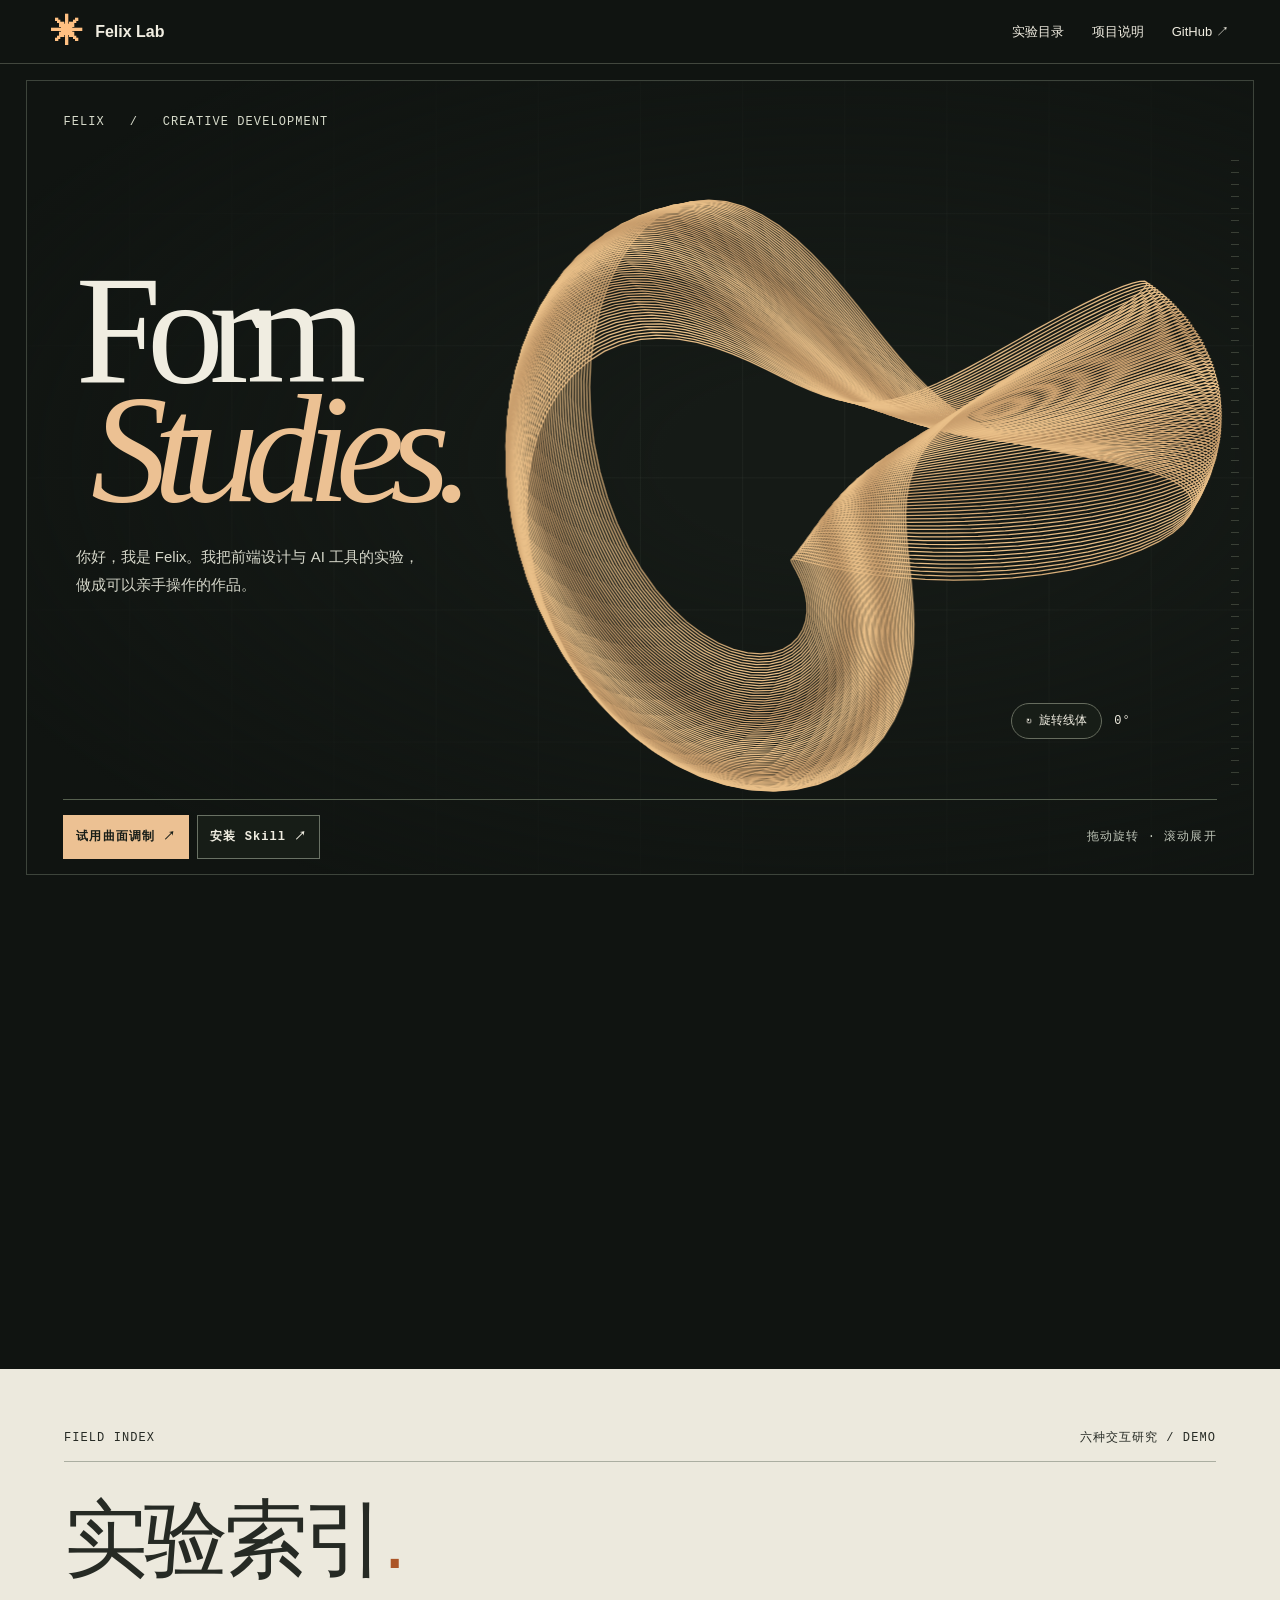
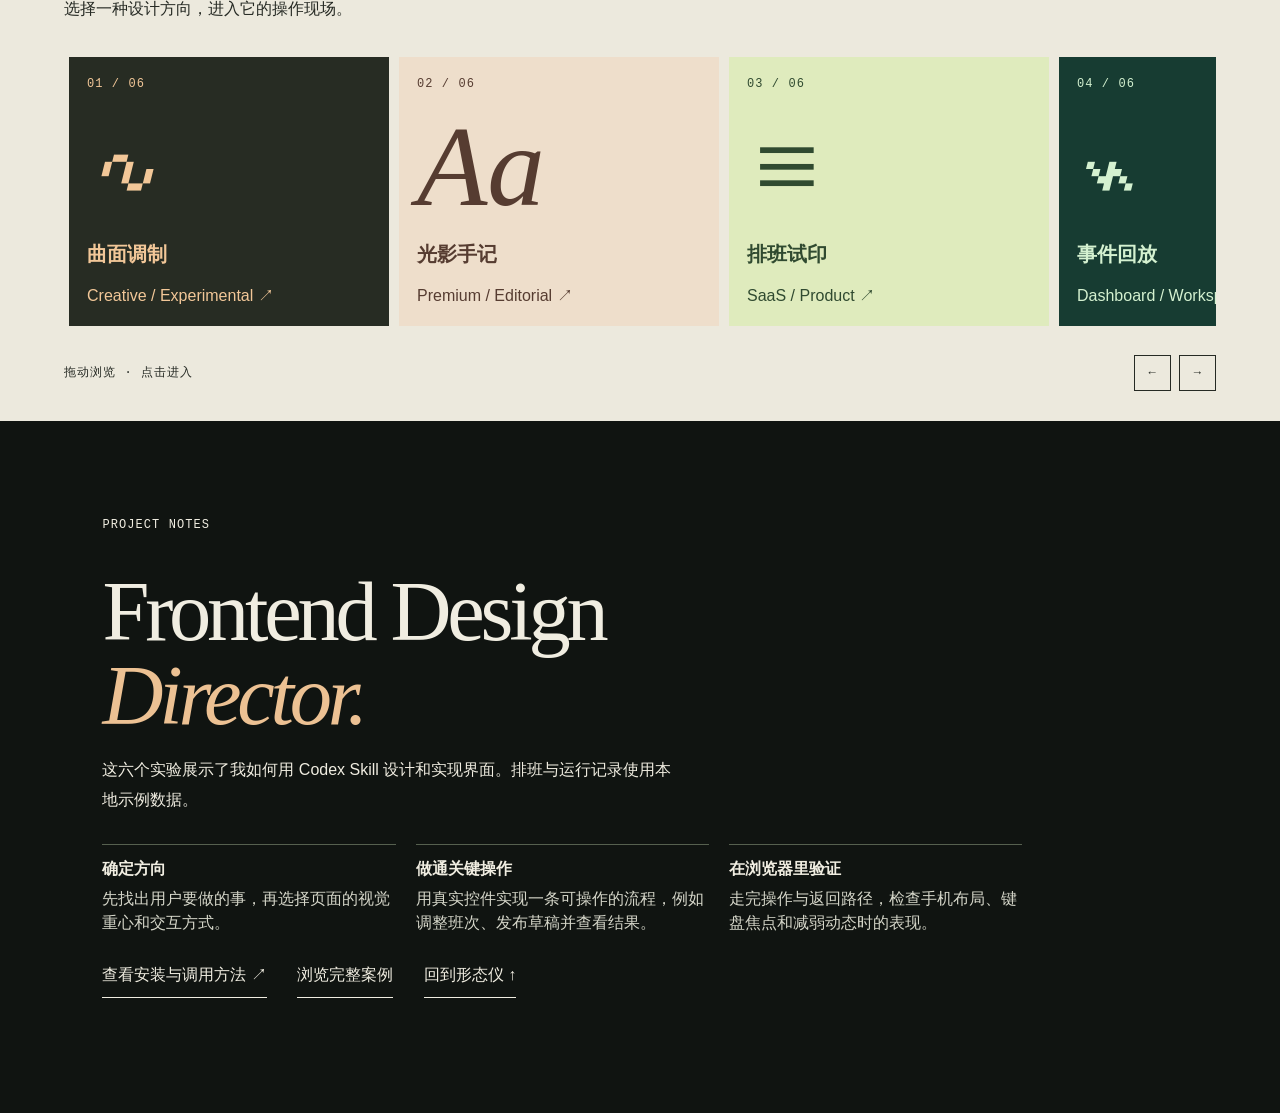
<file: index.html>
<!doctype html>
<html lang="zh-CN"><head><meta charset="utf-8"><meta name="viewport" content="width=device-width,initial-scale=1"><meta name="theme-color" content="#101411"><link rel="icon" href="data:,"><title>Felix — Form Studies</title><link rel="stylesheet" href="style.css"></head>
<body><a class="skip" href="#studies">进入实验目录</a>
<header><a href="#opening" class="brand"><span class="mark" aria-hidden="true">✳</span> Felix Lab</a><nav><a href="#studies">实验目录</a><a href="#notes">项目说明</a><a href="https://github.com/gaoyuan513/frontend-design-director">GitHub ↗</a></nav></header>
<main><section id="opening"><div class="stage"><div class="frame"><div class="ruler"></div><div class="topline">FELIX &nbsp; / &nbsp; CREATIVE DEVELOPMENT</div>
<div class="headline"><h1><span>Form</span><em>Studies.</em></h1><p>你好，我是 Felix。我把前端设计与 AI 工具的实验，<br class="wide">做成可以亲手操作的作品。</p></div>
<canvas id="field" aria-label="可旋转的线束雕塑，拖动改变角度，也可使用下方旋转按钮">参数曲线雕塑</canvas>
<div class="instrument"><button id="spin" aria-label="将雕塑旋转十五度">↻ 旋转线体</button><output id="angle">0°</output></div>
<div class="stage-foot">
  <div class="stage-actions">
    <a class="primary-action" id="try-experiment" href="#demo-creative">试用曲面调制 ↗</a>
    <a href="https://github.com/gaoyuan513/frontend-design-director#quick-start">安装 Skill ↗</a>
  </div>
  <span>拖动旋转 · 滚动展开</span>
</div></div></div></section>
<section id="studies"><div class="labtop"><span>FIELD INDEX</span><span>六种交互研究 / DEMO</span></div><h2 id="studies-title" tabindex="-1">实验索引<span>.</span></h2><p>选择一种设计方向，进入它的操作现场。</p><div class="rack" aria-label="交互实验"><div id="track"></div></div><div class="rail"><span>拖动浏览 · 点击进入</span><div><button id="back" aria-label="前一组实验">←</button><button id="forward" aria-label="后一组实验">→</button></div></div></section>
<section id="notes">
  <small>PROJECT NOTES</small>
  <h2>Frontend Design<br><i>Director.</i></h2>
  <p>这六个实验展示了我如何用 Codex Skill 设计和实现界面。排班与运行记录使用本地示例数据。</p>
  <dl class="project-path">
    <div><dt>确定方向</dt><dd>先找出用户要做的事，再选择页面的视觉重心和交互方式。</dd></div>
    <div><dt>做通关键操作</dt><dd>用真实控件实现一条可操作的流程，例如调整班次、发布草稿并查看结果。</dd></div>
    <div><dt>在浏览器里验证</dt><dd>走完操作与返回路径，检查手机布局、键盘焦点和减弱动态时的表现。</dd></div>
  </dl>
  <a href="https://github.com/gaoyuan513/frontend-design-director#quick-start">查看安装与调用方法 ↗</a>
  <a href="cases/">浏览完整案例</a>
  <a href="#opening">回到形态仪 ↑</a>
</section></main>
<dialog id="detail" aria-labelledby="experiment-title"><div class="dhead"><span id="mode"></span><button id="close" autofocus>关闭 ×</button></div><div id="content"></div></dialog><script defer src="field.js"></script><script defer src="site.js"></script></body></html>
</file>
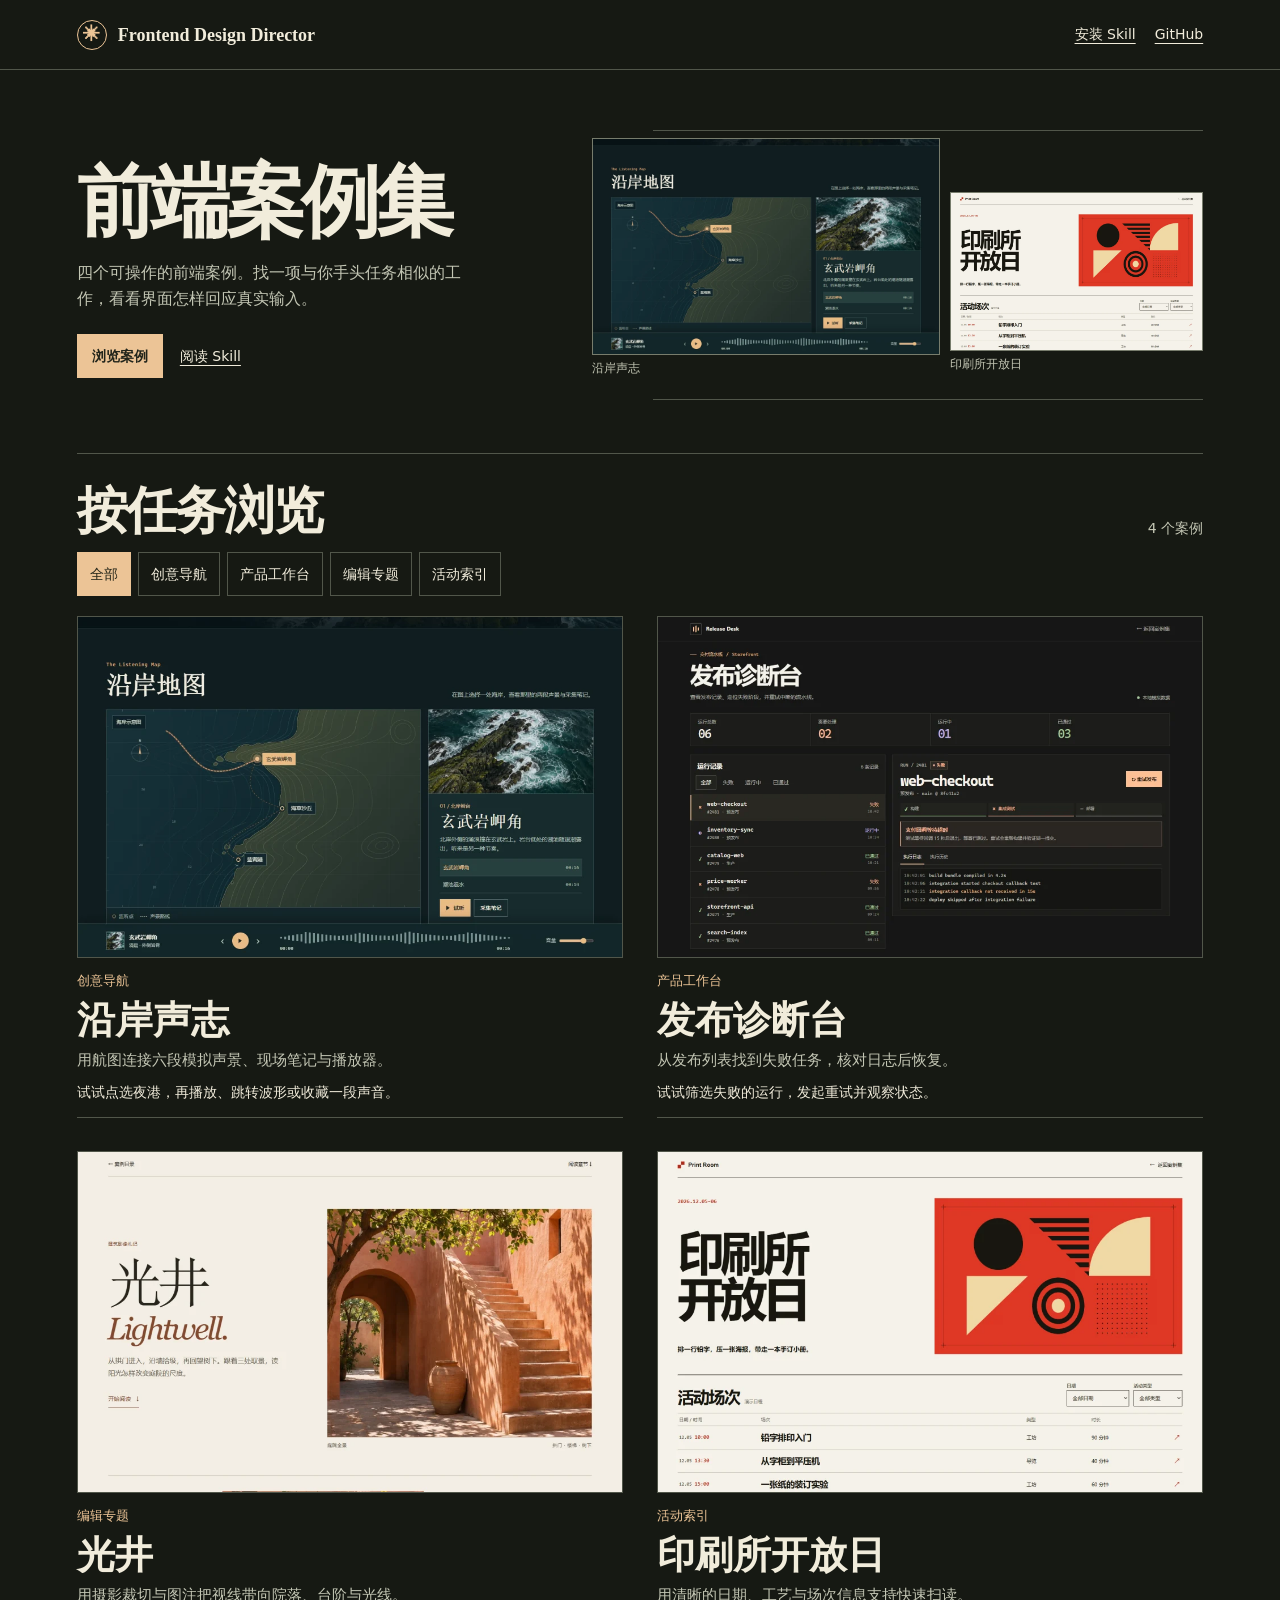
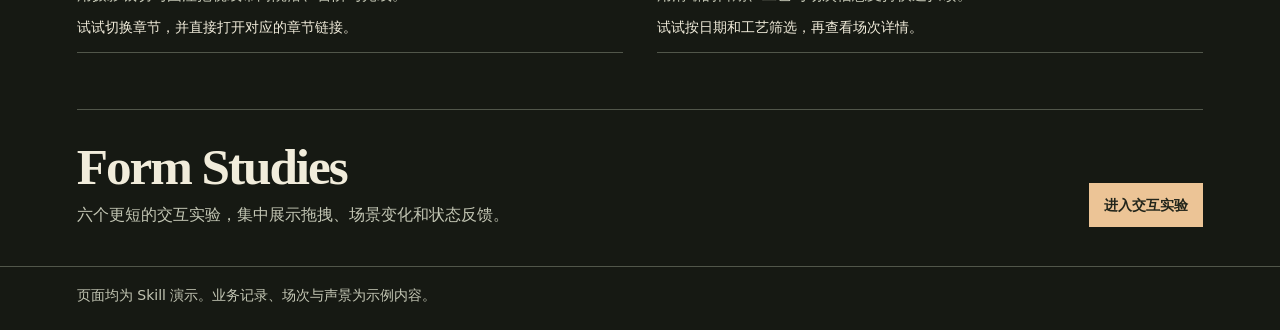
<file: cases/index.html>
<!doctype html>
<html lang="zh-CN">
<head>
  <meta charset="utf-8">
  <meta name="viewport" content="width=device-width, initial-scale=1">
  <meta name="theme-color" content="#161913">
  <meta name="description" content="Frontend Design Director 的可操作网页案例。从工作台到活动索引、建筑专题和声音地图。">
  <title>案例集 · Frontend Design Director</title>
  <link rel="icon" href="data:,">
  <style>
    :root{color-scheme:dark;--page:#161913;--paper:#f1ecdb;--soft:#c3c6b4;--rule:#51564a;--accent:#ecc496;--serif:Georgia,'Songti SC',SimSun,serif;--mono:Consolas,monospace;--sans:'Microsoft YaHei','PingFang SC',system-ui,sans-serif;--edge:clamp(17px,6vw,86px)}
    *,*::before,*::after{box-sizing:border-box}
    html{scroll-behavior:smooth;scroll-padding-top:22px}
    body{margin:0;background:var(--page);color:var(--paper);font:16px/1.58 var(--sans)}
    p,h1,h2,h3,figure{margin:0}
    a{color:inherit}
    button{font:inherit;color:inherit;cursor:pointer}
    [hidden]{display:none!important}
    :focus-visible{outline:2px solid var(--accent);outline-offset:5px}
    .frame{width:min(calc(100% - 2 * var(--edge)),1280px);margin-inline:auto}
    .skip{position:absolute;left:12px;top:-80px;padding:9px 12px;background:var(--accent);color:var(--page);z-index:3}
    .skip:focus{top:9px}
    .masthead{border-bottom:1px solid var(--rule)}
    .head-inner{min-height:69px;display:flex;align-items:center;justify-content:space-between;gap:14px}
    .brand{display:inline-flex;align-items:center;gap:11px;text-decoration:none;font:600 18px/1 var(--serif)}
    .seal{display:grid;place-items:center;width:30px;height:30px;border:1px solid var(--accent);border-radius:50%;color:var(--accent);font-size:17px;flex:none}
    .head-inner nav{display:flex;gap:19px}
    .head-inner nav a,.secondary{min-height:44px;display:inline-flex;align-items:center;text-underline-offset:4px;white-space:nowrap;font-size:14px}
    .intro{display:grid;grid-template-columns:minmax(0,.85fr) minmax(0,1.15fr);align-items:center;gap:clamp(20px,5vw,75px);padding-block:60px 53px}
    .intro h1{font:700 clamp(42px,6.15vw,94px)/1.06 var(--serif);letter-spacing:-.055em;margin-block:9px 16px}
    .intro p{color:var(--soft);max-width:390px}
    .actions{margin-top:23px;display:flex;align-items:center;gap:17px;flex-wrap:wrap}
    .primary{min-height:44px;display:inline-flex;align-items:center;justify-content:center;padding:8px 15px;background:var(--accent);color:#22251b;font-weight:700;text-decoration:none;font-size:14px}
    .primary:hover{background:#f1d3ae}
    .diptych{display:grid;grid-template-columns:1fr .73fr;align-items:center;gap:10px;position:relative;padding:21px 0 9px}
    .diptych::before{content:'';position:absolute;inset:0 0 0 10%;border-top:1px solid var(--rule);border-bottom:1px solid var(--rule);pointer-events:none}
    .diptych img{width:100%;height:auto;display:block;aspect-ratio:8/5;object-fit:cover;border:1px solid #777c6c}
    .diptych .primary-preview{transform:translateY(-13px)}
    .diptych .secondary-preview{transform:translateY(12px)}
    .diptych figcaption{color:var(--soft);font:12px/1.3 var(--mono);margin-top:7px}
    .catalog{border-top:1px solid var(--rule);padding-top:28px;padding-bottom:56px}
    .catalog-head{display:flex;justify-content:space-between;align-items:end;gap:12px;margin-bottom:13px}
    .catalog-head h2,.studies h2{font:700 clamp(29px,4vw,52px)/1.12 var(--serif);letter-spacing:-.04em}
    .catalog-head p{font-size:14px;color:var(--soft)}
    .filters{display:flex;flex-wrap:wrap;gap:7px;margin-bottom:20px}
    .filters button{min-height:44px;min-width:44px;padding:5px 12px;background:transparent;border:1px solid var(--rule);font-size:14px}
    .filters button[aria-pressed='true']{background:var(--accent);border-color:var(--accent);color:#252619}
    .filters button:hover:not([aria-pressed='true']){border-color:var(--accent);color:var(--accent)}
    .cases-grid{display:grid;grid-template-columns:repeat(2,minmax(0,1fr));gap:clamp(16px,2.6vw,35px);align-items:start}
    .case{min-width:0;border-bottom:1px solid var(--rule);padding-bottom:14px}
    .case-preview{display:block;border:1px solid var(--rule);overflow:hidden;background:#29302b}
    .case-preview:hover{border-color:var(--accent)}
    .case-preview img{display:block;width:100%;height:auto;aspect-ratio:8/5;object-fit:cover;transition:transform .25s ease-out}
    .case-preview:hover img{transform:scale(1.018)}
    .case-label{color:var(--accent);font-size:13px;margin:13px 0 5px}
    .case h3{font:700 clamp(24px,3vw,41px)/1.2 var(--serif)}
    .case h3 a{text-decoration:none}
    .case h3 a:hover{text-decoration:underline;text-underline-offset:5px}
    .case .description{color:var(--soft);margin-top:6px;font-size:15px}
    .case .instructions{font-size:14px;margin-top:8px}
    .studies{border-top:1px solid var(--rule);padding-block:28px 39px;display:flex;align-items:end;justify-content:space-between;gap:14px}
    .studies p{color:var(--soft);margin-top:7px}
    footer{border-top:1px solid var(--rule);padding-block:17px 24px;color:var(--soft);font-size:14px}
    @media(max-width:720px){.intro{grid-template-columns:minmax(0,1fr);padding-block:36px 30px}.diptych{width:min(100%,560px);padding-top:16px}.catalog{padding-top:23px}.head-inner nav{gap:10px}}
    @media(max-width:465px){.brand{font-size:15px;gap:6px}.seal{width:25px;height:25px}.head-inner{min-height:57px;gap:8px}.head-inner nav a{font-size:13px}.cases-grid{grid-template-columns:minmax(0,1fr);gap:24px}.studies{align-items:start;flex-direction:column}.diptych figcaption{font-size:11px}}
    @media(max-width:355px){.head-inner{flex-wrap:wrap;gap:0 10px;padding-top:8px}.head-inner nav{margin-inline-start:auto}}
    @media(prefers-reduced-motion:reduce){html{scroll-behavior:auto}.case-preview img{transition:none}}
  </style>
</head>
<body>
  <a class="skip" href="#catalog">跳到案例</a>
  <header class="masthead"><div class="frame head-inner">
    <a class="brand" href="./"><span class="seal" aria-hidden="true">✳</span><span>Frontend Design Director</span></a>
    <nav aria-label="外部资料"><a href="https://github.com/gaoyuan513/frontend-design-director#quick-start">安装 Skill</a><a href="https://github.com/gaoyuan513/frontend-design-director">GitHub</a></nav>
  </div></header>
  <main class="frame">
    <section class="intro" aria-labelledby="intro-title">
      <div>
        <h1 id="intro-title">前端案例集</h1>
        <p>四个可操作的前端案例。找一项与你手头任务相似的工作，看看界面怎样回应真实输入。</p>
        <div class="actions"><a class="primary" href="#catalog">浏览案例</a><a class="secondary" href="https://github.com/gaoyuan513/frontend-design-director/blob/main/SKILL.md">阅读 Skill</a></div>
      </div>
      <div class="diptych" role="group" aria-label="创意导航与活动索引的浏览器实拍">
        <figure class="primary-preview"><img src="previews/coast-atlas.webp" alt="海岸航图和播放器" width="960" height="600"><figcaption>沿岸声志</figcaption></figure>
        <figure class="secondary-preview"><img src="previews/print-room.webp" alt="朱红色印刷海报与活动索引" width="960" height="600"><figcaption>印刷所开放日</figcaption></figure>
      </div>
    </section>
    <section id="catalog" class="catalog" aria-labelledby="catalog-title">
      <div class="catalog-head"><h2 id="catalog-title">按任务浏览</h2><p id="visible-count" role="status">4 个案例</p></div>
      <div class="filters" role="group" aria-label="筛选案例">
        <button type="button" data-filter="all" aria-pressed="true">全部</button>
        <button type="button" data-filter="creative" aria-pressed="false">创意导航</button>
        <button type="button" data-filter="workspace" aria-pressed="false">产品工作台</button>
        <button type="button" data-filter="editorial" aria-pressed="false">编辑专题</button>
        <button type="button" data-filter="index" aria-pressed="false">活动索引</button>
      </div>
      <div class="cases-grid">
        <article class="case" data-category="creative">
          <a class="case-preview" href="coast-atlas/"><img src="previews/coast-atlas.webp" alt="打开沿岸声志案例" width="960" height="600" loading="lazy"></a>
          <p class="case-label">创意导航</p><h3><a href="coast-atlas/">沿岸声志</a></h3>
          <p class="description">用航图连接六段模拟声景、现场笔记与播放器。</p>
          <p class="instructions">试试点选夜港，再播放、跳转波形或收藏一段声音。</p>
        </article>
        <article class="case" data-category="workspace">
          <a class="case-preview" href="release-desk/"><img src="previews/release-desk.webp" alt="打开发布诊断台案例" width="960" height="600" loading="lazy"></a>
          <p class="case-label">产品工作台</p><h3><a href="release-desk/">发布诊断台</a></h3>
          <p class="description">从发布列表找到失败任务，核对日志后恢复。</p>
          <p class="instructions">试试筛选失败的运行，发起重试并观察状态。</p>
        </article>
        <article class="case" data-category="editorial">
          <a class="case-preview" href="lightwell/"><img src="previews/lightwell.webp" alt="打开光井建筑专题" width="960" height="600" loading="lazy"></a>
          <p class="case-label">编辑专题</p><h3><a href="lightwell/">光井</a></h3>
          <p class="description">用摄影裁切与图注把视线带向院落、台阶与光线。</p>
          <p class="instructions">试试切换章节，并直接打开对应的章节链接。</p>
        </article>
        <article class="case" data-category="index">
          <a class="case-preview" href="print-room/"><img src="previews/print-room.webp" alt="打开印刷所开放日案例" width="960" height="600" loading="lazy"></a>
          <p class="case-label">活动索引</p><h3><a href="print-room/">印刷所开放日</a></h3>
          <p class="description">用清晰的日期、工艺与场次信息支持快速扫读。</p>
          <p class="instructions">试试按日期和工艺筛选，再查看场次详情。</p>
        </article>
      </div>
    </section>
    <section class="studies" aria-labelledby="studies-title">
      <div><h2 id="studies-title">Form Studies</h2><p>六个更短的交互实验，集中展示拖拽、场景变化和状态反馈。</p></div>
      <a class="primary" href="../">进入交互实验</a>
    </section>
  </main>
  <footer><div class="frame">页面均为 Skill 演示。业务记录、场次与声景为示例内容。</div></footer>
  <script>
    const filterButtons = [...document.querySelectorAll('[data-filter]')];
    const cases = [...document.querySelectorAll('[data-category]')];
    const count = document.getElementById('visible-count');
    for (const button of filterButtons) {
      button.addEventListener('click', () => {
        const category = button.dataset.filter;
        filterButtons.forEach((item) => item.setAttribute('aria-pressed', String(item === button)));
        cases.forEach((item) => { item.hidden = category !== 'all' && item.dataset.category !== category; });
        count.textContent = cases.filter((item) => !item.hidden).length + ' 个案例';
      });
    }
  </script>
</body>
</html>
</file>
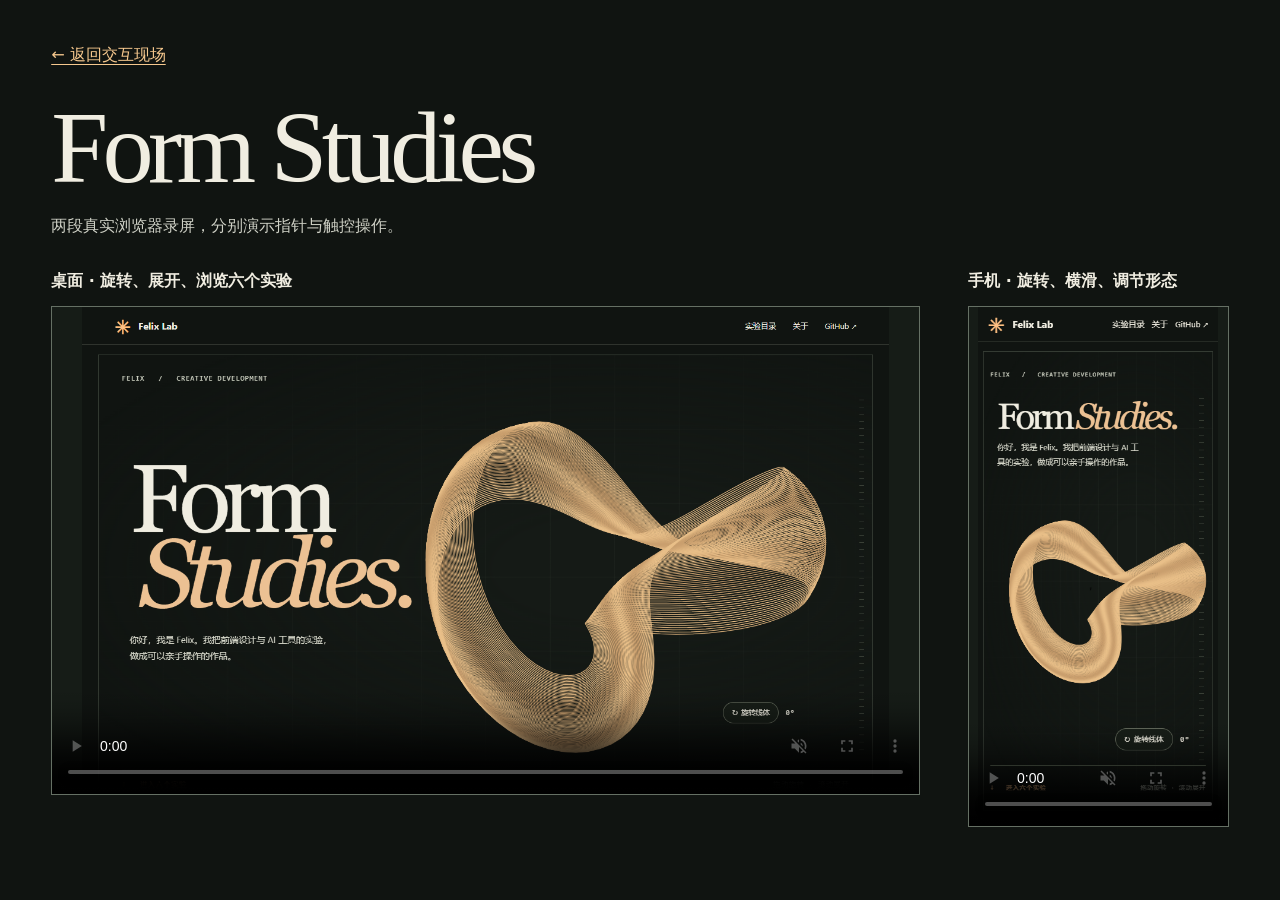
<file: reel/index.html>
<!doctype html>
<html lang="zh-CN">
<head>
  <meta charset="utf-8">
  <meta name="viewport" content="width=device-width,initial-scale=1">
  <meta name="theme-color" content="#101411">
  <link rel="icon" href="data:,">
  <title>Form Studies · 交互录屏</title>
  <style>
    * { box-sizing: border-box }
    body { margin: 0; background: #101411; color: #f0ede1; font: 1rem/1.65 system-ui, sans-serif }
    main { width: min(1180px, 92%); margin: 0 auto; padding: 42px 0 68px }
    a { color: #f6c88e; text-underline-offset: .25em }
    a:focus-visible, video:focus-visible { outline: 3px solid #ffae56; outline-offset: 3px }
    h1 { font: 400 clamp(3rem, 8vw, 7rem)/.98 Georgia, serif; letter-spacing: -.055em; margin: 30px 0 14px }
    p { max-width: 37em; margin-top: .5em; color: #cfd1c6 }
    .reels { display: grid; grid-template-columns: minmax(0, 1fr) minmax(210px, .3fr); gap: clamp(18px, 4vw, 48px) }
    h2 { font-size: 1rem; font-weight: 650; margin-bottom: .7em }
    video { width: 100%; display: block; height: auto; background: #161c17; border: 1px solid #657064 }
    .desktop { aspect-ratio: 16 / 9 }
    .mobile { aspect-ratio: 1 / 2; max-width: 320px }
    @media (max-width: 680px) { .reels { grid-template-columns: 1fr } }
  </style>
</head>
<body>
  <main>
    <a href="../">← 返回交互现场</a>
    <h1>Form Studies</h1>
    <p>两段真实浏览器录屏，分别演示指针与触控操作。</p>
    <div class="reels">
      <section>
        <h2>桌面 · 旋转、展开、浏览六个实验</h2>
        <video class="desktop" controls muted playsinline preload="metadata" poster="opening.png" aria-label="桌面交互录屏">
          <source src="form-studies-desktop.mp4" type="video/mp4">
          <a href="form-studies-desktop.mp4">打开桌面录屏</a>
        </video>
      </section>
      <section>
        <h2>手机 · 旋转、横滑、调节形态</h2>
        <video class="mobile" controls muted playsinline preload="metadata" poster="mobile.png" aria-label="手机视口交互录屏">
          <source src="form-studies-mobile.mp4" type="video/mp4">
          <a href="form-studies-mobile.mp4">打开手机录屏</a>
        </video>
      </section>
    </div>
  </main>
</body>
</html>
</file>
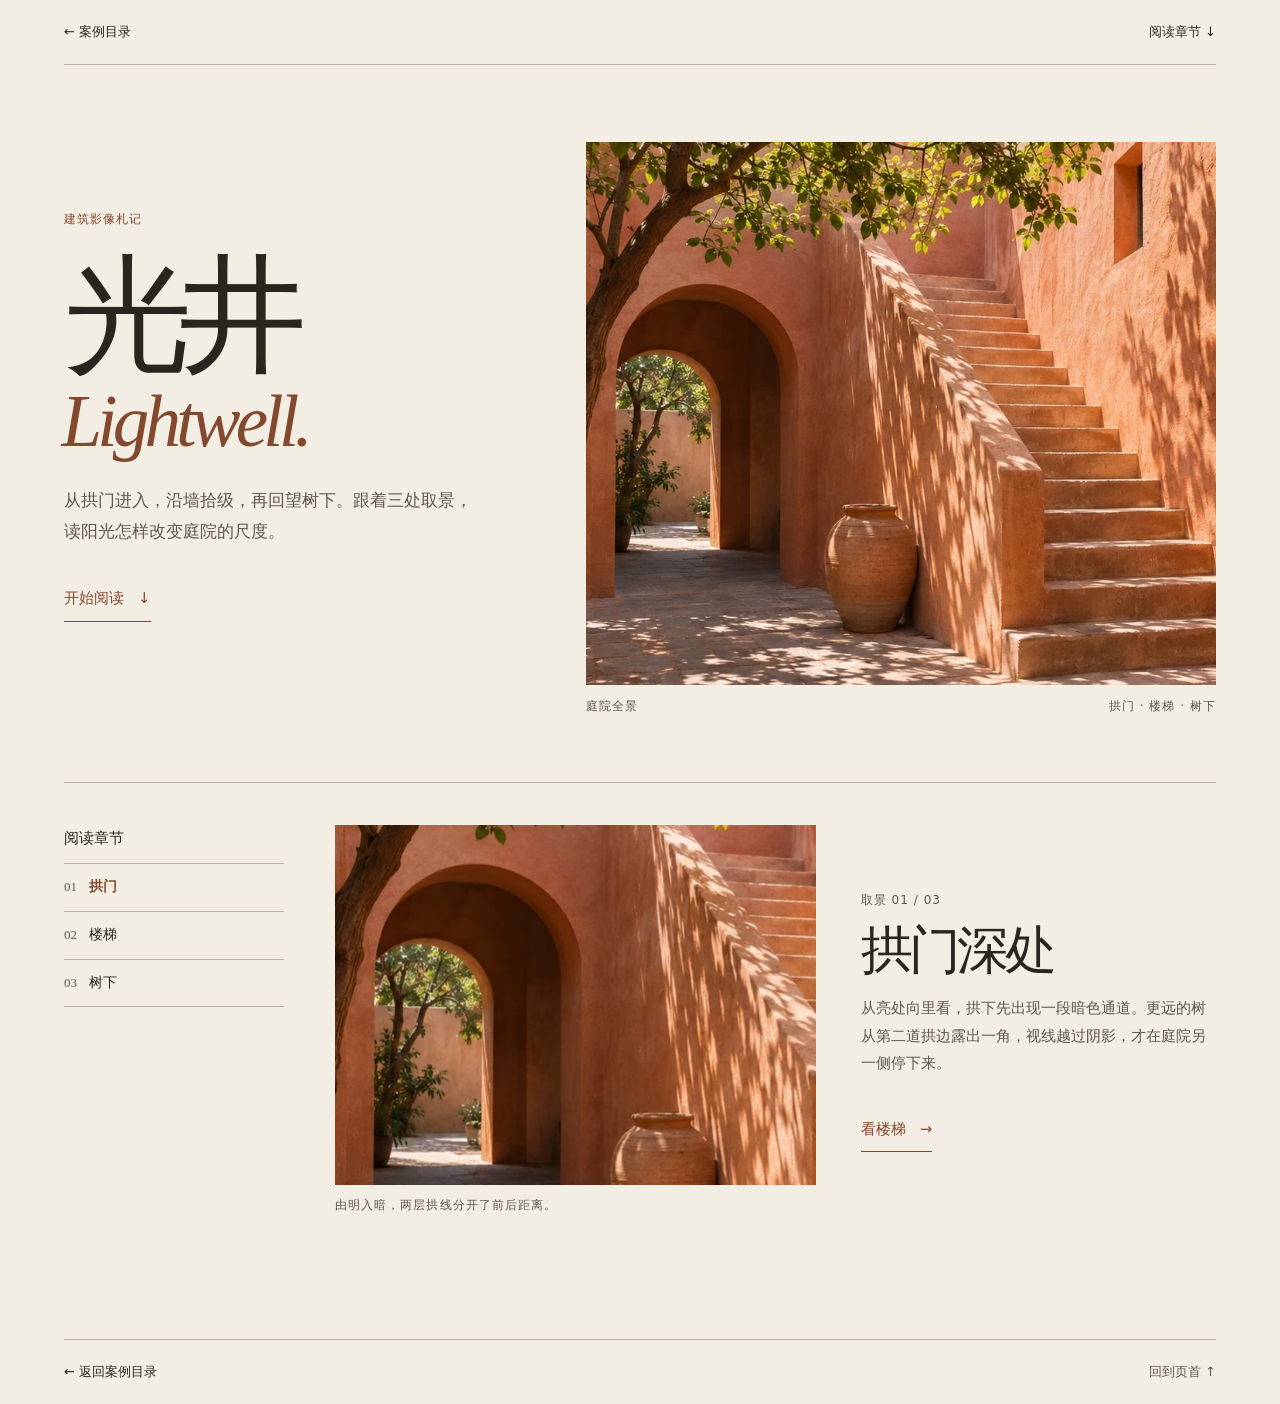
<file: cases/lightwell/index.html>
<!doctype html>
<html lang="zh-CN">
<head>
  <meta charset="utf-8">
  <meta name="viewport" content="width=device-width, initial-scale=1">
  <meta name="description" content="沿拱门、楼梯和树下三处取景，阅读一座庭院。">
  <meta name="theme-color" content="#f3eee4">
  <link rel="icon" href="data:,">
  <title>光井 / Lightwell</title>
  <style>
    :root {
      color-scheme: light;
      --paper: #f3eee4;
      --ink: #28261f;
      --muted: #5e584c;
      --accent: #83492f;
      --rule: #bdb1a3;
      --display: Georgia, "Songti SC", "Noto Serif CJK SC", SimSun, "Microsoft YaHei", serif;
      --sans: "Inter", "Microsoft YaHei", system-ui, sans-serif;
      --gutter: clamp(20px, 5vw, 78px);
    }

    *, *::before, *::after { box-sizing: border-box; }
    html { scroll-behavior: smooth; }
    body {
      margin: 0;
      background: var(--paper);
      color: var(--ink);
      font: 15px/1.85 var(--sans);
    }
    h1, h2, h3, p, figure { margin: 0; }
    a { color: inherit; }
    a:focus-visible, .chapter h3:focus-visible { outline: 2px solid var(--accent); outline-offset: 5px; }
    [hidden] { display: none !important; }

    .shell { width: min(calc(100% - 2 * var(--gutter)), 1280px); margin-inline: auto; }
    .masthead, .footer {
      display: flex;
      align-items: center;
      justify-content: space-between;
      gap: 20px;
      border-bottom: 1px solid var(--rule);
    }
    .masthead a, .footer a {
      display: inline-flex;
      align-items: center;
      min-height: 64px;
      font-size: 13px;
      text-decoration: none;
    }
    .masthead a:hover, .footer a:hover { color: var(--accent); text-decoration: underline; }

    .cover {
      display: grid;
      grid-template-columns: minmax(0, .83fr) minmax(0, 1.17fr);
      align-items: center;
      gap: clamp(34px, 5.8vw, 96px);
      padding-block: clamp(50px, 6vw, 96px) clamp(36px, 5vw, 68px);
    }
    .cover-copy { padding-bottom: 30px; }
    .eyebrow, .chapter-count, .cover figcaption, .chapter figcaption {
      color: var(--muted);
      font-size: 12px;
      letter-spacing: .085em;
    }
    .eyebrow { color: var(--accent); }
    .cover h1 {
      margin: 26px 0 30px;
      font: 400 clamp(76px, 10vw, 148px)/.94 var(--display);
      letter-spacing: -.1em;
    }
    .cover h1 em {
      display: block;
      margin-top: .16em;
      margin-left: -.035em;
      color: var(--accent);
      font-size: .57em;
      font-weight: 400;
      letter-spacing: -.065em;
    }
    .standfirst {
      max-width: 25em;
      color: var(--muted);
      font-size: clamp(15px, 1.3vw, 18px);
    }
    .read-start, .continue {
      display: inline-flex;
      align-items: center;
      gap: 14px;
      min-height: 44px;
      margin-top: 30px;
      border-bottom: 1px solid currentColor;
      color: var(--accent);
      text-decoration: none;
    }
    .read-start:hover, .continue:hover { color: var(--ink); }
    .image-frame { overflow: hidden; background: #977059; }
    .cover .image-frame { aspect-ratio: 1.16; }
    .image-frame img {
      display: block;
      width: 100%;
      height: 100%;
      object-fit: cover;
    }
    .cover img { transform: scale(1.045); transform-origin: 100% 100%; }
    .cover figcaption {
      display: flex;
      flex-wrap: wrap;
      justify-content: space-between;
      gap: 7px 14px;
      padding-top: 10px;
    }

    .reading {
      display: grid;
      grid-template-columns: minmax(156px, .25fr) minmax(0, 1fr);
      gap: clamp(25px, 4vw, 68px);
      padding-block: 42px clamp(50px, 6vw, 88px);
      border-top: 1px solid var(--rule);
      scroll-margin-top: 20px;
    }
    .chapter-selector { align-self: start; position: sticky; top: 24px; }
    .chapter-selector h2 { margin-bottom: .65rem; font-size: 15px; font-weight: 500; }
    .chapter-selector a {
      display: flex;
      align-items: center;
      gap: 12px;
      min-height: 48px;
      padding: 6px 0;
      border-top: 1px solid var(--rule);
      font-size: 14px;
      text-decoration: none;
    }
    .chapter-selector a:last-child { border-bottom: 1px solid var(--rule); }
    .chapter-selector a[aria-current], .chapter-selector a:hover { color: var(--accent); }
    .chapter-selector a[aria-current] { font-weight: 650; }
    .chapter-index { color: var(--muted); font: 13px Georgia, serif; }
    .chapter {
      display: grid;
      grid-template-columns: minmax(0, 1.15fr) minmax(0, .85fr);
      grid-template-areas: "figure body";
      align-items: center;
      gap: clamp(25px, 3.5vw, 55px);
      margin-bottom: 46px;
      scroll-margin-top: 24px;
    }
    .chapter:last-child { margin-bottom: 0; }
    .chapter-body { grid-area: body; }
    .chapter figure { grid-area: figure; }
    .chapter .image-frame { aspect-ratio: 4 / 3; }
    .chapter img { transform: scale(var(--zoom)); transform-origin: var(--origin); }
    #threshold { --zoom: 1.58; --origin: 12% 54%; }
    #stair { --zoom: 1.48; --origin: 100% 37%; }
    #shade { --zoom: 1.62; --origin: 45% 100%; }
    .chapter h3 {
      margin: 12px 0 17px;
      font: 400 clamp(34px, 4.1vw, 65px)/1.05 var(--display);
      letter-spacing: -.075em;
    }
    .chapter-body > p:not(.chapter-count) { color: var(--muted); }
    .chapter figcaption { padding-top: 9px; }
    .footer { border-top: 1px solid var(--rule); border-bottom: 0; }
    .footer a:last-child { color: var(--muted); }
    .sr-only {
      position: absolute;
      width: 1px;
      height: 1px;
      padding: 0;
      margin: -1px;
      overflow: hidden;
      clip-path: inset(50%);
      white-space: nowrap;
      border: 0;
    }

    @media (max-width: 760px) {
      .cover { grid-template-columns: minmax(0, 1fr); gap: 30px; padding-top: 46px; }
      .cover-copy { padding-bottom: 0; }
      .cover h1 { font-size: clamp(67px, 16vw, 110px); margin: 19px 0 21px; }
      .read-start, .continue { margin-top: 17px; }
      .reading { grid-template-columns: minmax(0, 1fr); gap: 31px; padding-top: 30px; }
      .chapter-selector { position: static; }
      .chapter-selector nav { display: grid; grid-template-columns: repeat(3, minmax(0, 1fr)); gap: 10px; }
      .chapter-selector a, .chapter-selector a:last-child { border-bottom: 1px solid var(--rule); }
      .chapter-selector a { gap: 5px; font-size: 13px; }
      .chapter { grid-template-columns: minmax(0, 1fr); grid-template-areas: "body" "figure"; gap: 19px; }
      .chapter h3 { margin: 7px 0 12px; }
    }

    @media (prefers-reduced-motion: reduce) {
      html { scroll-behavior: auto; }
    }
  </style>
</head>
<body id="top">
  <header class="shell masthead">
    <a href="../">← 案例目录</a>
    <a href="#chapters">阅读章节 ↓</a>
  </header>
  <main class="shell">
    <section class="cover" aria-labelledby="title">
      <div class="cover-copy">
        <p class="eyebrow">建筑影像札记</p>
        <h1 id="title">光井<em lang="en">Lightwell.</em></h1>
        <p class="standfirst">从拱门进入，沿墙拾级，再回望树下。跟着三处取景，读阳光怎样改变庭院的尺度。</p>
        <a class="read-start" href="#chapters">开始阅读 <span aria-hidden="true">↓</span></a>
      </div>
      <figure>
        <div class="image-frame">
          <img src="../../courtyard.webp" alt="暖色庭院一侧是拱门，另一侧是楼梯，树影落在墙面和砖地上" fetchpriority="high" width="868" height="735">
        </div>
        <figcaption><span>庭院全景</span><span>拱门 · 楼梯 · 树下</span></figcaption>
      </figure>
    </section>

    <section class="reading" id="chapters" aria-labelledby="chapter-index">
      <aside class="chapter-selector">
        <h2 id="chapter-index">阅读章节</h2>
        <nav aria-label="阅读章节">
          <a href="#threshold" data-chapter="threshold" aria-current="location"><span class="chapter-index">01</span> 拱门</a>
          <a href="#stair" data-chapter="stair"><span class="chapter-index">02</span> 楼梯</a>
          <a href="#shade" data-chapter="shade"><span class="chapter-index">03</span> 树下</a>
        </nav>
      </aside>
      <div class="chapter-content">
        <article class="chapter" id="threshold" aria-labelledby="threshold-title">
          <div class="chapter-body">
            <p class="chapter-count">取景 01 / 03</p>
            <h3 id="threshold-title" tabindex="-1">拱门深处</h3>
            <p>从亮处向里看，拱下先出现一段暗色通道。更远的树从第二道拱边露出一角，视线越过阴影，才在庭院另一侧停下来。</p>
            <a class="continue" href="#stair" data-chapter="stair" data-continue>看楼梯 <span aria-hidden="true">→</span></a>
          </div>
          <figure>
            <div class="image-frame"><img src="../../courtyard.webp" alt="裁切图聚焦左侧拱门，近处通道在阴影里，开口尽头有树" width="868" height="735" loading="lazy"></div>
            <figcaption>由明入暗，两层拱线分开了前后距离。</figcaption>
          </figure>
        </article>

        <article class="chapter" id="stair" aria-labelledby="stair-title">
          <div class="chapter-body">
            <p class="chapter-count">取景 02 / 03</p>
            <h3 id="stair-title" tabindex="-1">楼梯转角</h3>
            <p>斜光把踏步的边缘一层层标出来。视线沿着扶墙上移，墙面仍留着叶片的影子，硬直的阶线也因此有了停顿。</p>
            <a class="continue" href="#shade" data-chapter="shade" data-continue>到树下 <span aria-hidden="true">→</span></a>
          </div>
          <figure>
            <div class="image-frame"><img src="../../courtyard.webp" alt="裁切图聚焦右侧楼梯，日光照着踏步，叶影落在扶墙上" width="868" height="735" loading="lazy"></div>
            <figcaption>光掠过踏步和扶墙，留下两组不同的边缘。</figcaption>
          </figure>
        </article>

        <article class="chapter" id="shade" aria-labelledby="shade-title">
          <div class="chapter-body">
            <p class="chapter-count">取景 03 / 03</p>
            <h3 id="shade-title" tabindex="-1">树下的影</h3>
            <p>把目光落回地面。枝叶的影子越过砖缝，和墙边的陶罐连成一个更低、更近的画面。走过拱门时，最先遇到的正是这片阴凉。</p>
            <a class="continue" href="#top">回看庭院全景 <span aria-hidden="true">↑</span></a>
          </div>
          <figure>
            <div class="image-frame"><img src="../../courtyard.webp" alt="裁切图聚焦底部铺砖、陶罐和落在地面的斑驳树影" width="868" height="735" loading="lazy"></div>
            <figcaption>陶罐、砖缝和叶影，让视线回到脚下。</figcaption>
          </figure>
        </article>
      </div>
      <span class="sr-only" role="status" data-chapter-status></span>
    </section>
  </main>
  <footer class="shell footer">
    <a href="../">← 返回案例目录</a>
    <a href="#top">回到页首 ↑</a>
  </footer>
  <script>
    (() => {
      const reading = document.getElementById('chapters');
      const chapters = new Map([...reading.querySelectorAll('.chapter')].map(chapter => [chapter.id, chapter]));
      const navigation = [...reading.querySelectorAll('nav [data-chapter]')];
      const status = reading.querySelector('[data-chapter-status]');
      const defaultChapter = chapters.keys().next().value;
      let activeChapter;

      function showChapter(id, moveFocus = false) {
        if (id === activeChapter) return;
        const panel = chapters.get(id);
        const heading = panel.querySelector('h3');
        const hadFocus = activeChapter && document.activeElement?.closest('.chapter')?.id === activeChapter;

        for (const [name, chapter] of chapters) chapter.hidden = name !== id;
        for (const link of navigation) {
          if (link.dataset.chapter === id) link.setAttribute('aria-current', 'location');
          else link.removeAttribute('aria-current');
        }

        if (moveFocus || hadFocus) heading.focus({ preventScroll: true });
        if (moveFocus) heading.scrollIntoView({ block: 'nearest' });
        if (activeChapter && !moveFocus && !hadFocus) status.textContent = '已切换至' + heading.textContent;
        activeChapter = id;
      }

      function followHash() {
        const id = location.hash.slice(1);
        showChapter(chapters.has(id) ? id : defaultChapter);
      }

      reading.addEventListener('click', event => {
        const link = event.target.closest('[data-chapter]');
        if (!link || event.defaultPrevented || event.metaKey || event.ctrlKey || event.shiftKey || event.altKey) return;
        event.preventDefault();
        if (location.hash !== link.hash) history.pushState(null, '', link.hash);
        showChapter(link.dataset.chapter, link.hasAttribute('data-continue'));
      });

      window.addEventListener('popstate', followHash);
      window.addEventListener('hashchange', followHash);
      followHash();
    })();
  </script>
</body>
</html>
</file>
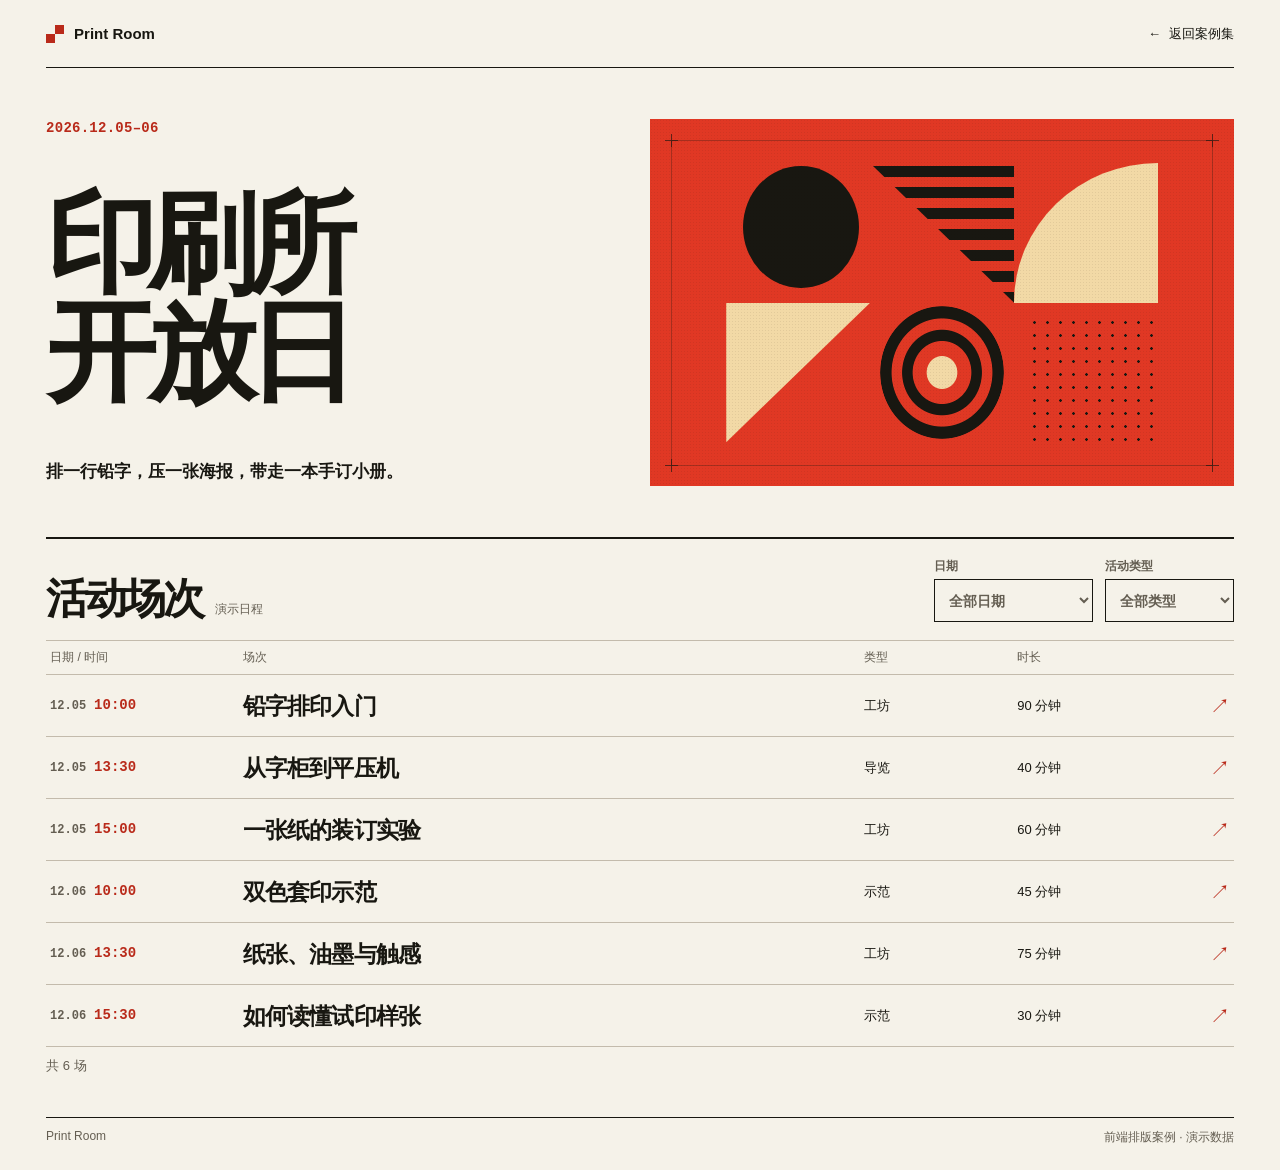
<file: cases/print-room/index.html>
<!doctype html>
<html lang="zh-CN">
<head>
<meta charset="utf-8">
<meta name="viewport" content="width=device-width, initial-scale=1">
<meta name="color-scheme" content="light">
<meta name="theme-color" content="#f5f2e9">
<title>印刷所开放日 · Print Room</title>
<link rel="icon" href="data:,">
<style>
  :root {
    --paper: #f5f2e9;
    --ink: #181711;
    --subtle: #645e52;
    --rule: #c3bbac;
    --red: #b92a1a;
    --press-red: #e03824;
    --sans: "Microsoft YaHei", "PingFang SC", "Noto Sans CJK SC", sans-serif;
    --mono: "SFMono-Regular", Consolas, "Liberation Mono", monospace;
    font-family: var(--sans);
    color: var(--ink);
    background: var(--paper);
  }
  *, *::before, *::after { box-sizing: border-box; }
  body { margin: 0; }
  a { color: inherit; }
  a, button, select { -webkit-tap-highlight-color: #b92a1a1f; }
  button, select { font: inherit; }
  button, select { color: inherit; }
  button { cursor: pointer; }
  :focus-visible { outline: 2px solid var(--red); outline-offset: 4px; }
  [hidden] { display: none !important; }
  .sheet { width: min(1336px, calc(100% - clamp(32px, 7.2vw, 112px))); margin-inline: auto; }
  .skip {
    position: absolute; z-index: 2; top: 8px; left: 12px; padding: 10px;
    transform: translateY(-150%); background: var(--ink); color: var(--paper);
  }
  .skip:focus { transform: none; }
  .masthead {
    display: flex; align-items: center; justify-content: space-between; gap: 16px;
    min-height: 68px; border-bottom: 1px solid var(--ink);
  }
  .wordmark { display: flex; align-items: center; gap: 10px; font: 700 15px/1 Arial, sans-serif; }
  .seal { width: 18px; height: 18px; display: inline-block; background: conic-gradient(var(--red) 0 25%, transparent 0 50%, var(--red) 0 75%, transparent 0); }
  .masthead a { display: inline-flex; align-items: center; gap: 8px; min-height: 44px; font-size: 13px; text-decoration: none; }
  .masthead a:hover { color: var(--red); text-decoration: underline; text-underline-offset: 4px; }
  .hero {
    display: grid; grid-template-columns: 1fr 1.08fr; align-items: stretch;
    gap: clamp(24px, 5vw, 78px); padding-block: clamp(27px, 4vw, 54px);
  }
  .hero-copy { display: flex; flex-direction: column; align-items: flex-start; justify-content: space-between; gap: clamp(16px, 2vw, 30px); }
  .hero-dates { font: 600 14px/1.3 var(--mono); color: var(--red); letter-spacing: .018em; }
  h1, h2, h3, p { margin: 0; }
  h1 { font-size: clamp(62px, 8.6vw, 132px); font-weight: 900; line-height: .98; letter-spacing: -.085em; }
  h1 span { display: block; }
  .hero-caption { font-size: clamp(14px, 1.5vw, 17px); line-height: 1.65; font-weight: 600; }
  .poster {
    position: relative; isolation: isolate; overflow: hidden; display: grid;
    place-items: center; aspect-ratio: 1.59; min-width: 0; min-height: 0;
    background: var(--press-red);
  }
  .poster::before {
    content: ""; position: absolute; inset: 0; z-index: 1; pointer-events: none;
    background: radial-gradient(circle, #1d0c0b27 0 .46px, transparent .73px);
    background-size: 3px 3px; opacity: .48;
  }
  .poster-registration { position: absolute; inset: clamp(10px, 1.6vw, 24px); border: 1px solid #1e17114b; }
  .poster-registration i { position: absolute; width: 13px; height: 13px; background: linear-gradient(var(--ink), var(--ink)) center / 1px 100% no-repeat, linear-gradient(var(--ink), var(--ink)) center / 100% 1px no-repeat; opacity: .65; }
  .poster-registration i:nth-child(1) { top: -7px; left: -7px; }
  .poster-registration i:nth-child(2) { top: -7px; right: -7px; }
  .poster-registration i:nth-child(3) { bottom: -7px; left: -7px; }
  .poster-registration i:nth-child(4) { bottom: -7px; right: -7px; }
  .poster-forms { position: absolute; inset: 12% 13%; display: grid; grid-template-columns: repeat(3, 1fr); grid-template-rows: repeat(2, 1fr); }
  .poster-forms i { display: block; min-width: 0; min-height: 0; }
  .poster-forms i:nth-child(1) { margin-block: 2% 10%; margin-inline: 12% 8%; border-radius: 50%; background: var(--ink); }
  .poster-forms i:nth-child(2) { background: repeating-linear-gradient(0deg, var(--ink) 0 8%, transparent 8% 15%); clip-path: polygon(0% 0%, 100% 0%, 100% 100%); }
  .poster-forms i:nth-child(3) { background: #f2d9a6; border-radius: 100% 0 0 0; }
  .poster-forms i:nth-child(4) { background: #f2d9a6; clip-path: polygon(0 0, 100% 0, 0 100%); }
  .poster-forms i:nth-child(5) { margin: 2% 7%; border-radius: 50%; background: radial-gradient(ellipse at center, #f2d9a6 0 17%, transparent 18% 33%, var(--ink) 34% 45%, transparent 46% 57%, var(--ink) 58% 70%, transparent 71%); }
  .poster-forms i:nth-child(6) { background: radial-gradient(circle, var(--ink) 0 1.2px, transparent 1.5px); background-size: clamp(5px, 1.1vw, 13px) clamp(5px, 1.1vw, 13px); margin: 9% 2% 0 10%; }
  .program { border-top: 2px solid var(--ink); padding-top: 19px; }
  .program-head { display: flex; align-items: end; justify-content: space-between; flex-wrap: wrap; gap: 18px; padding-bottom: 18px; }
  .program-heading { display: flex; align-items: baseline; gap: 13px; flex-wrap: wrap; }
  .program-heading h2 { font-size: clamp(28px, 3.3vw, 44px); line-height: 1.1; letter-spacing: -.07em; }
  .sample { font-size: 12px; color: var(--subtle); }
  .filters { display: flex; align-items: end; gap: 12px; }
  .filter { display: grid; gap: 4px; font-size: 12px; font-weight: 650; color: var(--subtle); }
  .filters select { min-height: 43px; min-width: 129px; background: transparent; border: 1px solid var(--ink); border-radius: 0; padding: 6px 24px 6px 10px; font-size: 14px; }
  .filters select:hover { border-color: var(--red); }
  .listing { --columns: minmax(88px, 1fr) minmax(200px, 3.4fr) minmax(72px, .78fr) minmax(90px, 1fr) 20px; }
  .list-head, .session {
    width: 100%; display: grid; grid-template-columns: var(--columns); align-items: center;
    gap: 14px; text-align: left; padding-inline: 4px;
  }
  .list-head { padding-block: 8px; border-block: 1px solid var(--rule); color: var(--subtle); font-size: 12px; }
  .session-list { list-style: none; margin: 0; padding: 0; }
  .session-list li { border-bottom: 1px solid var(--rule); }
  .session { border: 0; background: transparent; padding-block: 15px; text-align: left; min-height: 61px; }
  .session:hover { color: var(--red); background: #b92a1a08; }
  .session:focus-visible { outline-offset: -2px; }
  .session strong { font-size: clamp(16px, 2vw, 23px); letter-spacing: -.035em; line-height: 1.24; }
  .session-date { display: flex; align-items: baseline; gap: 8px; font: 600 14px/1.35 var(--mono); color: var(--red); }
  .session-date span { font-size: 12px; color: var(--subtle); }
  .session i { justify-self: end; font: normal 20px/1 Arial, sans-serif; color: var(--red); }
  .category, .length { font-size: 13px; }
  .no-results { border-bottom: 1px solid var(--rule); padding: 18px 4px; font-size: 14px; }
  .result-summary { min-height: 42px; padding-block: 10px; font-size: 13px; color: var(--subtle); }
  footer { display: flex; justify-content: space-between; gap: 14px; margin-block: 28px 24px; padding-top: 11px; border-top: 1px solid var(--ink); color: var(--subtle); font-size: 12px; }
  dialog {
    width: min(560px, calc(100% - 32px)); max-height: min(650px, calc(100dvh - 32px));
    color: var(--ink); background: var(--paper); border: 1px solid var(--ink);
    border-top: 8px solid var(--red); padding: 0; box-shadow: 12px 14px 0 #18171123;
    overscroll-behavior: contain;
  }
  dialog::backdrop { background: #18171180; }
  .detail-body { padding: clamp(18px, 4vw, 32px); }
  .detail-top { display: flex; align-items: center; justify-content: space-between; gap: 12px; }
  .detail-meta { font-size: 13px; font-weight: 700; color: var(--red); }
  .close { min-width: 66px; min-height: 44px; border: 1px solid var(--ink); padding: 6px 9px; background: transparent; }
  .close:hover { color: var(--red); border-color: var(--red); }
  .detail-body h2 { margin-top: 11px; font-size: clamp(24px, 5vw, 38px); letter-spacing: -.052em; }
  .detail-description { margin-block: 13px 21px; font-size: 15px; line-height: 1.7; }
  .prep { border-block: 1px solid var(--rule); padding-block: 11px; }
  .prep h3 { font-size: 15px; }
  .prep ul { padding-left: 1.3em; line-height: 1.68; margin: 7px 0 0; font-size: 14px; }
  .download { display: inline-flex; align-items: center; gap: 5px; min-height: 44px; margin-top: 18px; padding-inline: 15px; border: 1px solid var(--red); background: var(--red); color: white; text-decoration: none; font-size: 14px; }
  .download:hover { background: #9e2418; }
  @media (max-width: 800px) {
    .hero { grid-template-columns: minmax(0, .92fr) minmax(0, 1fr); gap: 20px; }
    h1 { font-size: clamp(54px, 10vw, 83px); }
    .hero-copy { gap: 12px; }
    .poster { align-self: stretch; aspect-ratio: auto; }
  }
  @media (max-width: 600px) {
    .masthead { min-height: 56px; }
    .hero { grid-template-columns: 1fr; padding-block: 25px 27px; }
    .hero-copy { gap: 14px; }
    h1 { font-size: clamp(47px, 14.4vw, 74px); letter-spacing: -.065em; }
    h1 span { display: inline; }
    .poster { aspect-ratio: 1.9; }
    .program { padding-top: 15px; }
    .program-head { flex-direction: column; align-items: stretch; padding-bottom: 15px; gap: 13px; }
    .filter { flex: 1; min-width: 0; }
    .filters select { min-width: 0; }
    .list-head { display: none; }
    .session-list { border-top: 1px solid var(--rule); }
    .session { grid-template-columns: minmax(0, 1fr) auto 14px; gap: 4px 10px; }
    .session-date { grid-column: 1; grid-row: 1; }
    .session strong { grid-column: 1; grid-row: 2; }
    .category { grid-column: 2; grid-row: 1; text-align: right; }
    .length { grid-column: 2; grid-row: 2; text-align: right; }
    .session i { grid-row: 1 / 3; grid-column: 3; font-size: 16px; }
  }
  @media (max-width: 365px) {
    h1 { font-size: clamp(39px, 13.8vw, 49px); }
    .hero-caption { font-size: 13px; }
  }
</style>
</head>
<body>
<a class="skip" href="#program">跳到活动场次</a>
<header class="masthead sheet">
  <span class="wordmark" lang="en"><span class="seal" aria-hidden="true"></span>Print Room</span>
  <a href="../"><span aria-hidden="true">←</span> 返回案例集</a>
</header>

<main class="sheet">
  <section class="hero" aria-labelledby="page-title">
    <div class="hero-copy">
      <p class="hero-dates"><time datetime="2026-12-05">2026.12.05</time>–<time datetime="2026-12-06">06</time></p>
      <h1 id="page-title"><span>印刷所</span><span>开放日</span></h1>
      <p class="hero-caption">排一行铅字，压一张海报，带走一本手订小册。</p>
    </div>
    <div class="poster" aria-hidden="true">
      <div class="poster-registration"><i></i><i></i><i></i><i></i></div>
      <div class="poster-forms"><i></i><i></i><i></i><i></i><i></i><i></i></div>
    </div>
  </section>

  <section class="program" id="program" aria-labelledby="program-title">
    <div class="program-head">
      <div class="program-heading">
        <h2 id="program-title">活动场次</h2>
        <p class="sample">演示日程</p>
      </div>
      <div class="filters" role="group" aria-label="筛选场次">
        <div class="filter">
          <label for="day">日期</label>
          <select id="day">
            <option value="">全部日期</option>
            <option value="05">12 月 5 日 · 周六</option>
            <option value="06">12 月 6 日 · 周日</option>
          </select>
        </div>
        <div class="filter">
          <label for="category">活动类型</label>
          <select id="category">
            <option value="">全部类型</option>
            <option value="workshop">工坊</option>
            <option value="tour">导览</option>
            <option value="demonstration">示范</option>
          </select>
        </div>
      </div>
    </div>

    <div class="listing">
      <div class="list-head" aria-hidden="true"><span>日期 / 时间</span><span>场次</span><span>类型</span><span>时长</span><span></span></div>
      <ol class="session-list">
        <li data-day="05" data-category="workshop">
          <button class="session" id="type" type="button" aria-haspopup="dialog">
            <time class="session-date" datetime="2026-12-05T10:00"><span>12.05</span> 10:00</time>
            <strong>铅字排印入门</strong><span class="category">工坊</span><span class="length">90 分钟</span><i aria-hidden="true">↗</i>
          </button>
        </li>
        <li data-day="05" data-category="tour">
          <button class="session" id="press" type="button" aria-haspopup="dialog">
            <time class="session-date" datetime="2026-12-05T13:30"><span>12.05</span> 13:30</time>
            <strong>从字柜到平压机</strong><span class="category">导览</span><span class="length">40 分钟</span><i aria-hidden="true">↗</i>
          </button>
        </li>
        <li data-day="05" data-category="workshop">
          <button class="session" id="bind" type="button" aria-haspopup="dialog">
            <time class="session-date" datetime="2026-12-05T15:00"><span>12.05</span> 15:00</time>
            <strong>一张纸的装订实验</strong><span class="category">工坊</span><span class="length">60 分钟</span><i aria-hidden="true">↗</i>
          </button>
        </li>
        <li data-day="06" data-category="demonstration">
          <button class="session" id="poster" type="button" aria-haspopup="dialog">
            <time class="session-date" datetime="2026-12-06T10:00"><span>12.06</span> 10:00</time>
            <strong>双色套印示范</strong><span class="category">示范</span><span class="length">45 分钟</span><i aria-hidden="true">↗</i>
          </button>
        </li>
        <li data-day="06" data-category="workshop">
          <button class="session" id="paper" type="button" aria-haspopup="dialog">
            <time class="session-date" datetime="2026-12-06T13:30"><span>12.06</span> 13:30</time>
            <strong>纸张、油墨与触感</strong><span class="category">工坊</span><span class="length">75 分钟</span><i aria-hidden="true">↗</i>
          </button>
        </li>
        <li data-day="06" data-category="demonstration">
          <button class="session" id="register" type="button" aria-haspopup="dialog">
            <time class="session-date" datetime="2026-12-06T15:30"><span>12.06</span> 15:30</time>
            <strong>如何读懂试印样张</strong><span class="category">示范</span><span class="length">30 分钟</span><i aria-hidden="true">↗</i>
          </button>
        </li>
      </ol>
      <p class="no-results" id="no-results" hidden>这一天没有该类型的场次。试试修改日期或活动类型。</p>
      <p class="result-summary" id="result-summary" role="status">共 6 场</p>
    </div>
  </section>
</main>

<footer class="sheet"><span>Print Room</span><span>前端排版案例 · 演示数据</span></footer>

<dialog aria-labelledby="detail-title" aria-describedby="detail-description" id="detail">
  <div class="detail-body">
    <div class="detail-top">
      <p class="detail-meta" id="detail-meta"></p>
      <form method="dialog"><button class="close" type="submit" autofocus>关闭</button></form>
    </div>
    <h2 id="detail-title"></h2>
    <p class="detail-description" id="detail-description"></p>
    <section class="prep" aria-labelledby="prep-title">
      <h3 id="prep-title">准备清单</h3>
      <ul id="prep-list"></ul>
    </section>
    <a class="download" id="download" download>下载准备清单 <span aria-hidden="true">↓</span></a>
  </div>
</dialog>

<script>
  const details = {
    type: {
      description: "在排字尺里排一行短句，锁定字模，再比较三种压印力度在同一张纸上的效果。",
      materials: ["想好一句不超过八个字的短句", "准备一个能平放 A5 印样的纸袋"]
    },
    press: {
      description: "从字柜的取字顺序出发，沿着排版、上墨和对位的工序，走到平压机旁看一张海报成形。",
      materials: ["穿适合站立和走动的鞋", "准备一本记录工序的笔记本"]
    },
    bind: {
      description: "用一张纸做折页，练习沿纸纹方向压线，再用三孔缝订把散页装订成小册。",
      materials: ["带一张 A4 纸或一份愿意改作封面的旧印样", "准备一支铅笔标记折线"]
    },
    poster: {
      description: "观察两块色版怎样对位。比较黄底压红与红底压黄两张试印，找出套印边缘的变化。",
      materials: ["准备一张纸记录两次上色的顺序", "留意样张四周的套准标记"]
    },
    paper: {
      description: "把同一种油墨压在棉纸、新闻纸和未涂布纸上，沿吸墨、留边和触感给各自的样张做注记。",
      materials: ["带一小张想要比较的未涂布纸", "带一个夹子固定干燥后的样张"]
    },
    register: {
      description: "用放大镜观察试印上的墨点、纸纤维和错位边。从诊断痕迹开始，倒推印刷时该改动哪一步。",
      materials: ["准备一张手边的印刷品", "记下最想看清的一处色彩交界"]
    }
  };

  const byId = (id) => document.getElementById(id);
  const day = byId("day");
  const category = byId("category");
  const dialog = byId("detail");
  const download = byId("download");
  const sessions = Array.from(document.querySelectorAll(".session-list li"));
  let opener;
  let downloadUrl;

  function filterSessions() {
    let count = 0;
    for (const item of sessions) {
      const matchesDay = !day.value || item.dataset.day === day.value;
      const matchesCategory = !category.value || item.dataset.category === category.value;
      item.hidden = !(matchesDay && matchesCategory);
      if (!item.hidden) count++;
    }
    byId("no-results").hidden = count !== 0;
    byId("result-summary").textContent = "共 " + count + " 场";
  }

  function showDetails(button) {
    opener = button;
    const title = button.querySelector("strong").textContent;
    const when = button.querySelector("time").textContent.trim();
    const type = button.querySelector(".category").textContent;
    const length = button.querySelector(".length").textContent;
    const { description, materials } = details[button.id];

    byId("detail-title").textContent = title;
    byId("detail-meta").textContent = [when, type, length].join(" / ");
    byId("detail-description").textContent = description;
    const items = materials.map((material) => {
      const li = document.createElement("li");
      li.textContent = material;
      return li;
    });
    byId("prep-list").replaceChildren(...items);
    const checklist = ["印刷所开放日 · 演示日程", title, when, "", "准备清单", ...materials.map((item) => "• " + item)];
    downloadUrl = URL.createObjectURL(new Blob([checklist.join("\r\n")], {type: "text/plain;charset=utf-8"}));
    download.href = downloadUrl;
    download.download = title + "-准备清单.txt";
    dialog.showModal();
  }

  day.addEventListener("change", filterSessions);
  category.addEventListener("change", filterSessions);
  for (const item of sessions) {
    const button = item.querySelector("button");
    button.addEventListener("click", () => showDetails(button));
  }
  dialog.addEventListener("close", () => {
    URL.revokeObjectURL(downloadUrl);
    download.removeAttribute("href");
    opener?.focus({preventScroll: true});
  });
</script>
</body>
</html>
</file>
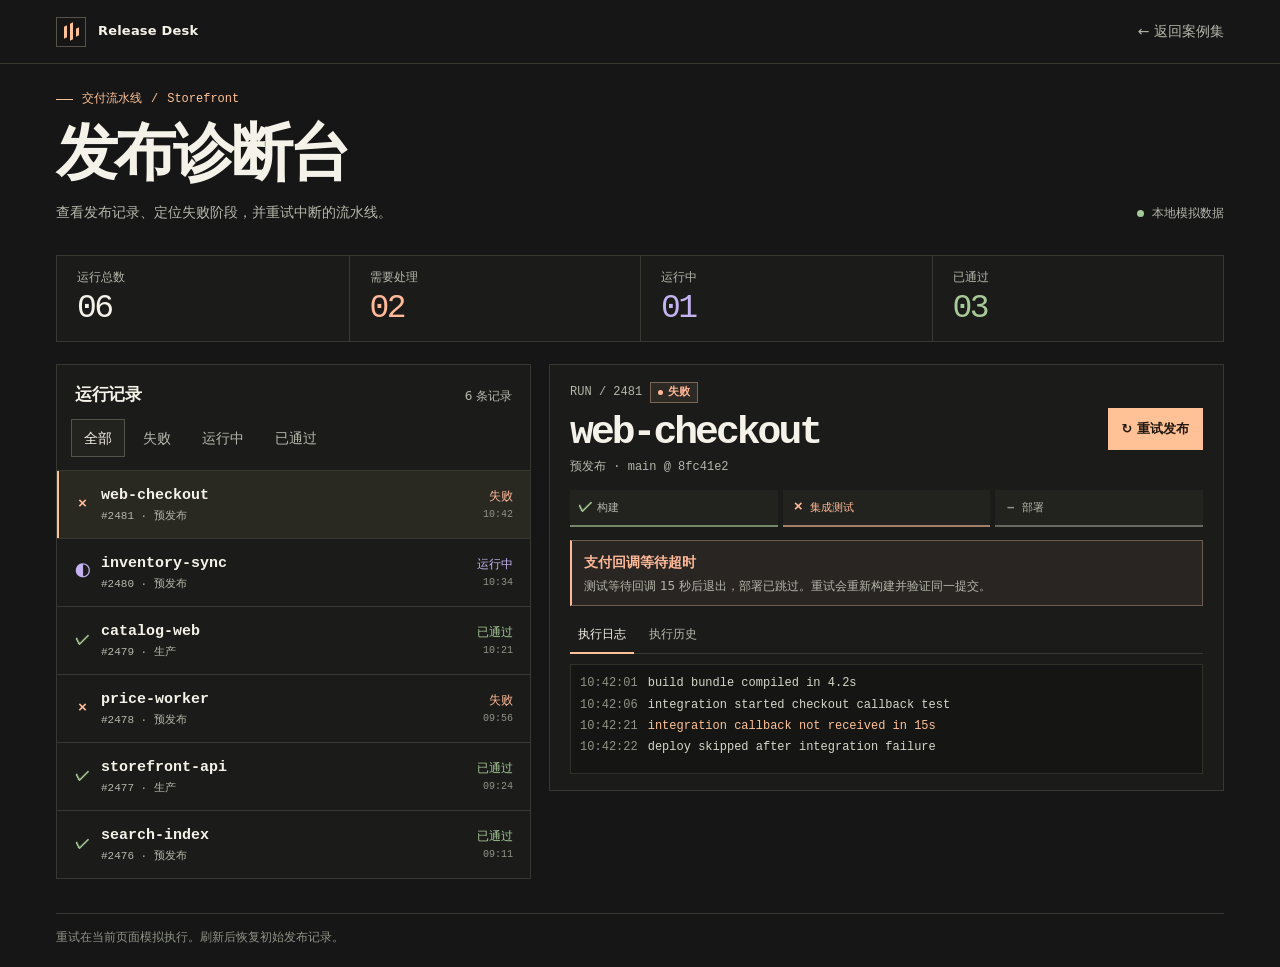
<file: cases/release-desk/index.html>
<!doctype html>
<html lang="zh-CN">
<head>
  <meta charset="utf-8">
  <meta name="viewport" content="width=device-width, initial-scale=1">
  <meta name="theme-color" content="#151615">
  <meta name="description" content="一个可筛选、诊断与重试的发布流水线演示。">
  <link rel="icon" href="data:,">
  <title>发布诊断台 · Release Desk</title>
  <style>
    :root {
      color-scheme: dark;
      --paper: #151615;
      --panel: #1b1c1a;
      --raised: #22231f;
      --line: #363831;
      --ink: #f5f2e9;
      --muted: #b5b6ab;
      --quiet: #909387;
      --accent: #ffc195;
      --success: #a6c997;
      --running: #c4b2f1;
      --failed: #ffb998;
      --mono: 'Cascadia Mono', 'SFMono-Regular', Consolas, monospace;
      --sans: 'Microsoft YaHei UI', 'PingFang SC', system-ui, sans-serif;
    }

    *, *::before, *::after { box-sizing: border-box; }
    body { margin: 0; background: var(--paper); color: var(--ink); font: 14px/1.6 var(--sans); }
    h1, h2, h3, p, figure { margin: 0; }
    a { color: inherit; text-underline-offset: 4px; }
    button { font: inherit; color: inherit; cursor: pointer; }
    a:focus-visible, button:focus-visible, [tabindex='-1']:focus-visible { outline: 2px solid var(--accent); outline-offset: 3px; }
    .sr-only, .skip:not(:focus) { position: absolute; width: 1px; height: 1px; padding: 0; margin: -1px; overflow: hidden; clip-path: inset(50%); white-space: nowrap; }
    .skip { position: fixed; inset: 8px auto auto 8px; z-index: 5; background: var(--ink); color: var(--paper); padding: 7px 12px; }
    .shell { width: min(1270px, calc(100% - 112px)); margin-inline: auto; }
    .mono { font: 12px/1.45 var(--mono); font-variant-numeric: tabular-nums; }
    .top { border-bottom: 1px solid var(--line); }
    .top-inner { min-height: 63px; display: flex; justify-content: space-between; align-items: center; gap: 18px; }
    .masthead { display: flex; align-items: center; gap: 12px; font-size: 13px; font-weight: 720; letter-spacing: .015em; }
    .mark { display: grid; grid-template-columns: repeat(3, 3px); align-items: center; gap: 3px; width: 30px; height: 30px; justify-content: center; border: 1px solid #565448; }
    .mark i { display: block; height: 12px; background: var(--accent); transform: skewY(-26deg); }
    .mark i:nth-child(2) { height: 17px; }
    .mark i:nth-child(3) { height: 8px; }
    .top a { color: var(--muted); text-decoration: none; padding: 10px 0; }
    .top a:hover { color: var(--ink); text-decoration: underline; }
    .intro { min-height: 162px; display: flex; align-items: end; justify-content: space-between; padding-block: 27px 32px; gap: 26px; }
    .scope { display: flex; align-items: center; gap: 9px; color: var(--accent); }
    .scope::before { content: ''; width: 17px; height: 1px; background: currentColor; }
    h1 { font-size: clamp(36px, 5vw, 62px); font-weight: 800; line-height: 1.14; letter-spacing: -.06em; margin: 10px 0 12px; }
    .intro-text { color: var(--muted); }
    .fixture { display: flex; align-items: center; gap: 8px; white-space: nowrap; color: var(--muted); font-size: 12px; }
    .fixture::before { content: ''; width: 7px; height: 7px; background: var(--success); border-radius: 50%; }
    .overview { display: grid; grid-template-columns: repeat(4, minmax(0, 1fr)); border: 1px solid var(--line); background: var(--panel); }
    .metric { padding: 12px 20px 14px; min-width: 0; }
    .metric + .metric { border-inline-start: 1px solid var(--line); }
    .metric p { color: var(--muted); font-size: 12px; }
    .metric strong { display: block; margin-top: 3px; font: 33px/1.1 var(--mono); font-variant-numeric: tabular-nums; letter-spacing: -.08em; }
    .metric.failed strong { color: var(--failed); }
    .metric.running strong { color: var(--running); }
    .metric.success strong { color: var(--success); }
    .workspace { display: grid; grid-template-columns: minmax(0, .88fr) minmax(0, 1.25fr); gap: 18px; margin-block: 22px 34px; align-items: start; }
    .pane { border: 1px solid var(--line); background: var(--panel); min-width: 0; }
    .list-head { display: flex; justify-content: space-between; align-items: baseline; gap: 10px; padding: 16px 18px 11px; }
    .list-head h2 { font-size: 17px; letter-spacing: -.025em; }
    .list-head p { color: var(--muted); font-size: 12px; }
    .filters { display: flex; flex-wrap: wrap; gap: 5px; padding: 0 14px 13px; }
    .filters button, .log-controls button { border: 1px solid transparent; background: transparent; color: var(--muted); min-height: 38px; padding: 6px 12px; white-space: nowrap; }
    .filters button:hover, .log-controls button:hover { color: var(--ink); }
    .filters button[aria-pressed='true'] { background: var(--raised); border-color: #54554a; color: var(--ink); }
    .runs { margin: 0; padding: 0; list-style: none; }
    .runs > li { border-top: 1px solid var(--line); }
    .run { display: grid; grid-template-columns: 15px minmax(0, 1fr) auto; align-items: center; gap: 11px; width: 100%; min-height: 67px; border: 0; border-inline-start: 2px solid transparent; padding: 9px 17px 9px 16px; background: transparent; text-align: start; }
    .run:hover { background: #21221e; }
    .run[aria-pressed='true'] { border-inline-start-color: var(--accent); background: #292821; }
    .run:focus-visible { outline-offset: -3px; }
    .run-name { display: block; font: 600 15px/1.4 var(--mono); overflow-wrap: anywhere; }
    .run-meta { display: block; color: var(--muted); font-size: 11px; margin-top: 3px; }
    .run-state { display: block; text-align: end; font-size: 12px; }
    .run-state time { display: block; color: var(--quiet); font-size: 10px; margin-top: 2px; }
    [data-status='failed'] { --state: var(--failed); }
    [data-status='running'] { --state: var(--running); }
    [data-status='success'] { --state: var(--success); }
    .tone { color: var(--state, var(--muted)); }
    .status-symbol { display: grid; place-items: center; color: var(--state, var(--quiet)); width: 15px; height: 18px; font: 700 15px/1 var(--mono); }
    .empty { padding: 24px 18px 26px; color: var(--muted); border-top: 1px solid var(--line); }
    .text-button { padding: 7px 0; border: 0; background: transparent; text-decoration: underline; text-underline-offset: 4px; color: var(--accent); }
    .detail-head { display: flex; align-items: start; justify-content: space-between; gap: 18px; padding: 17px 20px 14px; }
    .detail-code { display: flex; align-items: center; flex-wrap: wrap; gap: 8px; color: var(--muted); }
    .tag { display: inline-flex; align-items: center; min-height: 21px; gap: 5px; border: 1px solid color-mix(in srgb, var(--state, var(--quiet)) 34%, var(--line)); background: color-mix(in srgb, var(--state, var(--quiet)) 8%, var(--panel)); padding: 1px 7px; font-size: 11px; line-height: 1.35; font-weight: 620; }
    .tag::before { content: ''; border-radius: 50%; width: 5px; height: 5px; background: currentColor; }
    .detail-title { font: 650 clamp(24px, 3.1vw, 40px)/1.18 var(--mono); letter-spacing: -.075em; overflow-wrap: anywhere; margin: 7px 0 2px; }
    .detail-title:focus-visible { outline-offset: 1px; }
    .detail-meta { color: var(--muted); overflow-wrap: anywhere; font-size: 12px; }
    .retry { align-self: center; min-height: 42px; border: 1px solid transparent; padding: 7px 13px; background: var(--accent); color: #21170f; font-size: 13px; font-weight: 750; white-space: nowrap; }
    .retry:not([aria-disabled='true']):hover { background: #ffdabd; }
    .retry[aria-disabled='true'] { background: var(--raised); color: var(--muted); border-color: var(--line); cursor: default; }
    .retry[hidden] { display: none; }
    .mobile-back { display: none; }
    .detail-body { padding: 0 20px 16px; }
    .stages { display: grid; grid-template-columns: repeat(3, minmax(0, 1fr)); gap: 5px; list-style: none; margin: 0 0 13px; padding: 0; }
    .stage { min-height: 37px; display: grid; grid-template-columns: 15px minmax(0, 1fr); align-items: center; gap: 4px; border-bottom: 2px solid color-mix(in srgb, var(--state, var(--quiet)) 55%, var(--line)); background: var(--raised); color: var(--muted); padding: 5px 8px; font-size: 11px; }
    .stage[data-status='failed'] { color: var(--failed); }
    .stage[data-status='running'] { color: var(--running); }
    .diagnosis { border: 1px solid color-mix(in srgb, var(--state, var(--quiet)) 28%, var(--line)); border-inline-start: 2px solid var(--state, var(--quiet)); background: color-mix(in srgb, var(--state, var(--quiet)) 6%, var(--panel)); padding: 10px 12px; }
    .diagnosis h3 { color: var(--state, var(--ink)); font-size: 14px; }
    .diagnosis p { margin-top: 3px; color: var(--muted); font-size: 12px; line-height: 1.55; }
    .log-controls { display: flex; gap: 7px; border-bottom: 1px solid var(--line); margin-top: 10px; }
    .log-controls button { font-size: 12px; padding-inline: 8px; border-width: 0 0 2px; margin-bottom: -1px; }
    .log-controls button[aria-pressed='true'] { color: var(--ink); border-bottom-color: var(--accent); }
    .evidence { min-height: 110px; margin-top: 10px; background: #151613; border: 1px solid #30322a; padding: 8px 9px; }
    .log { margin: 0; padding: 0; list-style: none; }
    .log li { display: grid; grid-template-columns: auto minmax(0, 1fr); gap: 10px; padding: 2px 0; color: #d6d7ca; }
    .log li.emphasis { color: var(--accent); }
    .log time { color: var(--quiet); }
    .log code { font: inherit; overflow-wrap: anywhere; }
    .attempts { padding-inline: 6px; }
    .attempts li { padding-block: 4px; }
    .foot { display: flex; justify-content: space-between; flex-wrap: wrap; gap: 8px 14px; color: var(--quiet); border-top: 1px solid var(--line); padding-block: 14px 20px; font-size: 12px; }

    @media (max-width: 1050px) { .shell { width: calc(100% - 54px); } }
    @media (max-width: 760px) {
      .shell { width: calc(100% - 34px); }
      .top-inner { min-height: 55px; }
      .intro { min-height: auto; display: block; padding-block: 27px 22px; }
      .intro h1 { margin-block: 8px; }
      .intro-text { max-width: 34ch; font-size: 13px; }
      .fixture { margin-top: 12px; }
      .metric { padding: 11px 6px 10px 9px; }
      .metric p { font-size: 11px; white-space: nowrap; }
      .metric strong { font-size: 27px; }
      .workspace { display: block; margin-block: 18px 24px; }
      .workspace[data-view='list'] .detail-pane, .workspace[data-view='detail'] .list-pane { display: none; }
      .mobile-back { display: block; border: 0; background: transparent; color: var(--accent); padding: 10px 13px; min-height: 44px; }
      .detail-head { padding: 5px 12px 13px; gap: 8px; }
      .detail-body { padding-inline: 12px; }
      .retry { padding-inline: 7px; }
      .stage { padding-inline: 3px; }
      .list-head { padding-inline: 12px; }
      .filters { gap: 2px; padding-inline: 8px; }
      .filters button { min-height: 43px; padding-inline: 10px; }
      .run { padding-inline: 9px 11px; gap: 8px; }
    }
    @media (prefers-reduced-motion: no-preference) { button { transition: background-color 140ms ease-out, color 140ms ease-out; } }
  </style>
</head>
<body>
  <a class="skip" href="#release-main">跳到发布诊断台</a>
  <header class="top">
    <div class="shell top-inner">
      <div class="masthead"><span class="mark" aria-hidden="true"><i></i><i></i><i></i></span><span lang="en">Release Desk</span></div>
      <a href="../">← 返回案例集</a>
    </div>
  </header>
  <main class="shell" id="release-main" tabindex="-1">
    <header class="intro">
      <div><p class="scope mono">交付流水线 <span aria-hidden="true">/</span> Storefront</p><h1>发布诊断台</h1><p class="intro-text">查看发布记录、定位失败阶段，并重试中断的流水线。</p></div>
      <p class="fixture">本地模拟数据</p>
    </header>

    <section class="overview" aria-label="当前发布统计">
      <div class="metric"><p>运行总数</p><strong data-total="all">06</strong></div>
      <div class="metric failed"><p>需要处理</p><strong data-total="failed">02</strong></div>
      <div class="metric running"><p>运行中</p><strong data-total="running">01</strong></div>
      <div class="metric success"><p>已通过</p><strong data-total="success">03</strong></div>
    </section>

    <div class="workspace" data-view="list">
      <section class="pane list-pane" aria-labelledby="runs-title">
        <div class="list-head"><h2 id="runs-title" tabindex="-1">运行记录</h2><p data-match>6 条记录</p></div>
        <div class="filters" role="group" aria-label="按状态筛选运行">
          <button type="button" data-filter="all" aria-pressed="true">全部</button>
          <button type="button" data-filter="failed" aria-pressed="false">失败</button>
          <button type="button" data-filter="running" aria-pressed="false">运行中</button>
          <button type="button" data-filter="success" aria-pressed="false">已通过</button>
        </div>
        <ul class="runs" data-runs></ul>
        <div class="empty" data-empty hidden><p>这个状态下暂无记录。</p><button class="text-button" type="button" data-reset>显示全部记录</button></div>
      </section>
      <section class="pane detail-pane" aria-labelledby="detail-title">
        <button class="mobile-back" type="button" data-back>← 返回运行记录</button>
        <header class="detail-head">
          <div><div class="detail-code"><span class="mono" data-id></span><span class="tag tone" data-badge></span></div><h2 class="detail-title" id="detail-title" tabindex="-1"></h2><p class="detail-meta mono" data-meta></p></div>
          <button class="retry" type="button" data-retry>↻  重试发布</button>
        </header>
        <div class="detail-body">
          <ol class="stages" data-stages aria-label="流水线阶段"></ol>
          <div class="diagnosis" data-diagnosis><h3></h3><p></p></div>
          <div class="log-controls" role="group" aria-label="运行证据">
            <button type="button" data-tab="log" aria-pressed="true">执行日志</button>
            <button type="button" data-tab="attempts" aria-pressed="false">执行历史</button>
          </div>
          <div class="evidence"><ul class="log mono" data-evidence aria-label="执行日志"></ul></div>
        </div>
      </section>
    </div>
    <footer class="foot"><span>重试在当前页面模拟执行。刷新后恢复初始发布记录。</span></footer>
    <p class="sr-only" role="status" data-live></p>
  </main>

  <script>
    (() => {
      const statuses = {
        all: '全部', failed: '失败', running: '运行中', success: '已通过', skipped: '已跳过',
      };
      const marks = { failed: '×', running: '◐', success: '✓', skipped: '–' };
      const stages = ['构建', '集成测试', '部署'];
      const runs = [
        { id: '2481', title: 'web-checkout', branch: 'main', commit: '8fc41e2', environment: '预发布', time: '10:42', status: 'failed', stoppedAt: 1,
          heading: '支付回调等待超时', description: '测试等待回调 15 秒后退出，部署已跳过。重试会重新构建并验证同一提交。', logs: [
            ['10:42:01', 'build       bundle compiled in 4.2s'], ['10:42:06', 'integration started checkout callback test'],
            ['10:42:21', 'integration callback not received in 15s', true], ['10:42:22', 'deploy      skipped after integration failure'],
          ] },
        { id: '2480', title: 'inventory-sync', branch: 'main', commit: 'b49e021', environment: '预发布', time: '10:34', status: 'running', stoppedAt: 2,
          heading: '正在部署到预发布', description: '构建和集成测试已通过，等待实例完成就绪检查。', logs: [
            ['10:34:00', 'build       bundle compiled in 3.1s'], ['10:34:04', 'integration 8 checks passed'], ['10:34:07', 'deploy      waiting for readiness check'],
          ] },
        { id: '2479', title: 'catalog-web', branch: 'main', commit: '5a2c763', environment: '生产', time: '10:21', status: 'success',
          heading: '生产环境已更新', description: '页面路由与目录接口检查通过。此发布已完成。', logs: [
            ['10:21:00', 'build       bundle compiled in 2.8s'], ['10:21:04', 'integration 11 checks passed'], ['10:21:09', 'deploy      production readiness confirmed'],
          ] },
        { id: '2478', title: 'price-worker', branch: 'main', commit: 'b02e8f5', environment: '预发布', time: '09:56', status: 'failed', stoppedAt: 2,
          heading: '部署工件读取超时', description: '构建与测试正常，部署时未能读取工件。重试将重新准备该提交的工件。', logs: [
            ['09:56:01', 'build       worker bundle ready'], ['09:56:04', 'integration 6 checks passed'], ['09:56:19', 'deploy      artifact fetch timed out', true],
          ] },
        { id: '2477', title: 'storefront-api', branch: 'main', commit: 'd71ac89', environment: '生产', time: '09:24', status: 'success',
          heading: '接口发布完成', description: '库存与订单接口检查通过，已完成生产部署。', logs: [
            ['09:24:00', 'build       service packaged'], ['09:24:05', 'integration 16 checks passed'], ['09:24:13', 'deploy      production readiness confirmed'],
          ] },
        { id: '2476', title: 'search-index', branch: 'main', commit: 'a0c1f54', environment: '预发布', time: '09:11', status: 'success',
          heading: '搜索索引已就绪', description: '索引样本已通过查询检查，预发布环境已更新。', logs: [
            ['09:11:00', 'build       index manifest prepared'], ['09:11:05', 'integration 7 queries passed'], ['09:11:09', 'deploy      preview readiness confirmed'],
          ] },
      ];
      runs.forEach((run) => { run.attempts = [{ status: run.status, time: run.time, summary: run.heading }]; });

      const $ = (selector) => document.querySelector(selector);
      const $$ = (selector) => [...document.querySelectorAll(selector)];
      const workspace = $('.workspace');
      const list = $('[data-runs]');
      const title = $('#detail-title');
      const retry = $('[data-retry]');
      const compact = matchMedia('(max-width: 760px)');
      let filter = 'all';
      let selected = runs[0];
      let view = 'list';
      let tab = 'log';

      function node(tag, className, text) {
        const element = document.createElement(tag);
        if (className) element.className = className;
        if (text) element.textContent = text;
        return element;
      }

      function announce(message) { $('[data-live]').textContent = message; }

      function visibleRuns() { return filter === 'all' ? runs : runs.filter((run) => run.status === filter); }

      function writeRoute() {
        const params = new URLSearchParams({ run: selected.id, status: filter, view });
        const hash = '#' + params;
        if (hash !== location.hash) history.replaceState(null, '', hash);
      }

      function readRoute() {
        const params = new URLSearchParams(location.hash.slice(1));
        if (location.hash && !['run', 'status', 'view'].some((key) => params.has(key))) return;
        filter = ['all', 'failed', 'running', 'success'].includes(params.get('status')) ? params.get('status') : 'all';
        selected = runs.find((run) => run.id === params.get('run')) || visibleRuns()[0] || runs[0];
        view = params.get('view') === 'detail' ? 'detail' : 'list';
      }

      function renderMetrics() {
        $$('[data-total]').forEach((count) => {
          const key = count.dataset.total;
          const total = key === 'all' ? runs.length : runs.filter((run) => run.status === key).length;
          count.textContent = String(total).padStart(2, '0');
        });
      }

      function runButton(run) {
        const button = node('button', 'run');
        button.type = 'button';
        button.dataset.run = run.id;
        button.dataset.status = run.status;
        button.setAttribute('aria-pressed', String(run === selected));
        const icon = node('span', 'status-symbol', marks[run.status]);
        icon.setAttribute('aria-hidden', 'true');
        const identity = node('span');
        identity.append(node('strong', 'run-name', run.title), node('span', 'run-meta mono', '#' + run.id + ' · ' + run.environment));
        const state = node('span', 'run-state tone', statuses[run.status]);
        state.append(node('time', 'mono', run.time));
        button.append(icon, identity, state);
        const li = node('li');
        li.append(button);
        return li;
      }

      function renderList() {
        const previous = document.activeElement?.dataset.run;
        $$('[data-filter]').forEach((button) => button.setAttribute('aria-pressed', String(filter === button.dataset.filter)));
        const rows = visibleRuns();
        $('[data-match]').textContent = rows.length + ' 条记录';
        $('[data-empty]').hidden = rows.length !== 0;
        list.replaceChildren(...rows.map(runButton));
        if (previous) ($('[data-run="' + previous + '"]') || $('[data-filter="' + filter + '"]')).focus({ preventScroll: true });
      }

      function renderStages(run) {
        const builders = stages.map((stage, index) => {
          let status = 'success';
          if (index === run.stoppedAt) status = run.status;
          if (index > run.stoppedAt) status = 'skipped';
          const stageItem = node('li', 'stage');
          stageItem.dataset.status = status;
          const icon = node('span', 'status-symbol', marks[status]);
          icon.setAttribute('aria-hidden', 'true');
          stageItem.append(icon, node('span', '', stage), node('span', 'sr-only', statuses[status]));
          return stageItem;
        });
        $('[data-stages]').replaceChildren(...builders);
      }

      function renderEvidence() {
        const showingLog = tab === 'log';
        const host = $('[data-evidence]');
        host.setAttribute('aria-label', showingLog ? '执行日志' : '执行历史');
        host.classList.toggle('attempts', !showingLog);
        $$('[data-tab]').forEach((button) => button.setAttribute('aria-pressed', String(tab === button.dataset.tab)));
        const evidence = showingLog ? selected.logs : selected.attempts.map((entry, index) => [
          entry.time, '第 ' + (index + 1) + ' 次执行 · ' + statuses[entry.status] + ' · ' + entry.summary, entry.status === 'failed',
        ]);
        host.replaceChildren(...evidence.map(([time, text, emphasis]) => {
          const line = node('li', emphasis ? 'emphasis' : '');
          line.append(node('time', '', time), node(showingLog ? 'code' : 'span', '', text));
          return line;
        }));
      }

      function renderDetail() {
        $('[data-id]').textContent = 'RUN / ' + selected.id;
        const badge = $('[data-badge]');
        badge.dataset.status = selected.status;
        badge.textContent = statuses[selected.status];
        title.textContent = selected.title;
        $('[data-meta]').textContent = selected.environment + ' · ' + selected.branch + ' @ ' + selected.commit;
        retry.hidden = selected.attempts.length === 1 && selected.status !== 'failed';
        retry.setAttribute('aria-disabled', String(selected.status !== 'failed'));
        retry.textContent = selected.status === 'failed' ? '↻  重试发布' : selected.status === 'running' ? '重试中…' : '重试已完成';
        const diagnosis = $('[data-diagnosis]');
        diagnosis.dataset.status = selected.status;
        diagnosis.querySelector('h3').textContent = selected.heading;
        diagnosis.querySelector('p').textContent = selected.description;
        renderStages(selected);
        renderEvidence();
      }

      function render() {
        workspace.dataset.view = view;
        renderMetrics();
        renderList();
        renderDetail();
      }

      function selectFilter(next) {
        filter = next;
        const visible = visibleRuns();
        if (visible.length && !visible.includes(selected)) selected = visible[0];
        view = 'list';
        tab = 'log';
        writeRoute();
        render();
        announce(statuses[filter] + '，' + visible.length + ' 条记录');
      }

      function openRun(id) {
        selected = runs.find((run) => run.id === id);
        view = 'detail';
        tab = 'log';
        writeRoute();
        render();
        if (compact.matches) title.focus();
        else announce('已查看 ' + selected.title + '，' + statuses[selected.status]);
      }

      function retryRun(run) {
        if (run.status !== 'failed') return;
        const retryTime = '10:47';
        const historyEntry = { status: 'running', time: retryTime, summary: '正在检查同一提交' };
        run.attempts.push(historyEntry);
        run.status = 'running';
        run.stoppedAt = 1;
        run.heading = '正在重试同一提交';
        run.description = '本地演示正在重新执行集成检查及部署。可以切换到其他记录。';
        run.logs = [['10:47:00', 'retry       same commit queued'], ['10:47:01', 'build       bundle compiled'], ['10:47:02', 'integration checks in progress']];
        render();
        announce(run.title + ' 正在重试');

        setTimeout(() => {
          historyEntry.status = 'success';
          historyEntry.summary = '部署就绪';
          run.status = 'success';
          run.stoppedAt = undefined;
          run.heading = '重试成功，部署已完成';
          run.description = '同一提交已通过集成检查，目标环境的就绪检查已确认。可在执行历史查看之前的失败。';
          run.logs = [['10:47:00', 'retry       same commit queued'], ['10:47:01', 'build       bundle compiled'], ['10:47:04', 'integration all checks passed'], ['10:47:07', 'deploy      readiness confirmed']];
          render();
          announce(run.title + ' 重试成功');
        }, 1900);
      }

      const main = document.querySelector('main');
      main.addEventListener('click', (event) => {
        const button = event.target.closest('button');
        if (!button) return;
        if (button.dataset.filter) selectFilter(button.dataset.filter);
        else if (button.dataset.run) openRun(button.dataset.run);
        else if (button.hasAttribute('data-back')) {
          view = 'list';
          writeRoute();
          workspace.dataset.view = view;
          ($('[data-run="' + selected.id + '"]') || $('#runs-title')).focus();
        } else if (button.hasAttribute('data-retry')) retryRun(selected);
        else if (button.hasAttribute('data-reset')) {
          selectFilter('all');
          $('[data-filter="all"]').focus();
        } else if (button.dataset.tab) {
          tab = button.dataset.tab;
          renderEvidence();
        }
      });
      window.addEventListener('hashchange', () => { readRoute(); render(); });
      readRoute();
      render();
    })();
  </script>
</body>
</html>
</file>
<file: style.css>
*{box-sizing:border-box}html{scroll-behavior:smooth}body{margin:0;background:#101411;color:#f0ede1;font:16px/1.5 "Segoe UI","Microsoft YaHei",sans-serif}a,button{color:inherit}a{text-decoration:none}button,select,input{font:inherit}button{cursor:pointer;background:transparent;border:1px solid currentColor;padding:8px 14px}button:hover,a:hover{color:#cc782f}button:focus-visible,a:focus-visible,input:focus-visible,select:focus-visible{outline:3px solid #ff9b3b;outline-offset:4px}.skip{position:fixed;left:10px;top:-90px;z-index:20;background:white;color:black}.skip:focus{top:10px}header{height:64px;padding:0 4vw;display:flex;align-items:center;justify-content:space-between;border-bottom:1px solid #42473e}header nav{display:flex;gap:28px;font-size:13px}.brand{font-weight:700;display:flex;gap:12px;align-items:center}.mark{font-size:32px;color:#ffc082}#opening{height:145svh;--progress:0}.stage{position:sticky;top:0;height:calc(100svh - 30px);min-height:570px;padding:16px 2vw 25px}.frame{height:100%;position:relative;isolation:isolate;overflow:hidden;border:1px solid #3d443b;background-color:#151a16;background-image:radial-gradient(ellipse at 66% 48%,#31372b00 15%,#101411 84%),linear-gradient(90deg,#50574d26 1px,transparent 1px),linear-gradient(#50574d26 1px,transparent 1px);background-size:auto,8.333% 100%,100% 16.66%}.ruler{position:absolute;right:14px;top:10%;height:80%;width:8px;background:repeating-linear-gradient(to bottom,#929b834d 0 1px,transparent 1px 12px)}.topline,.stage-foot,.instrument,.labtop,.rail,small,.dhead,.serial{font:12px/1.5 Consolas,monospace;letter-spacing:.09em}.topline{position:absolute;top:4%;left:3%;color:#d7dbcb}.headline{position:absolute;z-index:2;pointer-events:none;left:4%;top:24%;transform:translateY(calc(var(--progress)*-58px));opacity:calc(1 - var(--progress)*.64)}h1{font:400 clamp(6rem,12vw,13rem)/.77 Georgia,serif;letter-spacing:-.092em;margin:0}h1 span,h1 em{display:block;animation:arrive .85s both}h1 em{font-weight:400;animation-delay:.12s;margin-left:.1em;color:#ecc193}.headline p{margin-top:35px;font-size:15px;line-height:1.85;color:#d5d6c9;animation:arrive .8s .22s both}.frame canvas{width:100%;height:100%;cursor:grab;touch-action:pan-y}.frame canvas:active,.rack.grabbing{cursor:grabbing}.instrument{position:absolute;bottom:17%;right:10%;display:flex;gap:12px;align-items:center}.instrument button{border-color:#666c5e;background:#171d17;border-radius:50px}.stage-foot{position:absolute;bottom:0;left:3%;right:3%;display:flex;justify-content:space-between;align-items:center;border-top:1px solid #56604f;padding:15px 0}.stage-foot a{font-weight:bold;color:#f8c18b}.stage-foot span{color:#bec4b7}#studies{background:#ece9dd;color:#262a24;padding:60px 5vw 30px;overflow:hidden}.labtop,.rail{display:flex;justify-content:space-between;align-items:center}.labtop{border-bottom:1px solid #abaea1;padding-bottom:14px}h2{font:normal clamp(44px,6.6vw,108px)/1 Georgia,serif;letter-spacing:-.05em;margin:35px 0 15px}#studies h2{font-family:"Microsoft YaHei",sans-serif;font-weight:500}h2 span{color:#ac5527}.rack{overflow-x:auto;scrollbar-width:thin;touch-action:pan-y;cursor:grab}.rack:focus-within{scroll-behavior:auto}#track{display:flex;width:max-content;padding:20px 5px 15px;gap:10px}.plate{width:clamp(225px,25vw,420px);height:clamp(235px,21vw,335px);background:var(--paper);color:var(--ink);padding:18px;display:flex;flex-direction:column;justify-content:space-between;user-select:none;position:relative;overflow:hidden}.plate:hover{color:var(--ink)}.plate .symbol{font:italic clamp(64px,9vw,130px)/1 Georgia;color:inherit;transition:transform .25s}.plate:hover .symbol{transform:translateX(9px)}.plate b{font-size:20px}.rail{margin:14px 0 0}.rail button{margin-left:8px}#notes{padding:7vw 8vw 9vw}#notes h2 i{color:#ecc193}#notes p{max-width:580px;line-height:1.9}#notes a{display:inline-block;padding:10px 0;border-bottom:1px solid;margin:0 26px 0 0}dialog{color:#20231f;background:#eeeae0;border:0;padding:0;width:min(1040px,94vw);max-height:91svh;overflow:auto}dialog::backdrop{background:#070b09dc}dialog[open]{animation:arrive .32s both}.dhead{position:sticky;top:0;z-index:3;background:#1b221e;color:#f1f0e5;padding:10px 20px;display:flex;justify-content:space-between;align-items:center}.dhead button{font-size:14px}.demo{padding:clamp(20px,3vw,48px);min-height:390px;background:var(--paper);color:var(--ink)}.demo h2{margin:0 0 20px}.demo p{max-width:650px}.demo canvas{width:100%;height:230px;display:block;touch-action:pan-y}.demo input[type=range]{width:min(340px,90%);accent-color:#99602d}.demo select{background:#fff;color:#222;padding:8px}.demo button{margin:4px}.demo output{display:block;padding:12px 0;font-weight:600}.demo button[aria-pressed=true]{background:var(--ink);color:var(--paper)}.reading{display:grid;grid-template-columns:1fr 1fr;gap:25px;align-items:center}.reading img{width:100%;height:220px;object-fit:cover}.schedule{margin:18px 0;padding:20px;border-block:1px solid;display:flex;align-items:center;gap:20px}.console{display:grid;grid-template-columns:30% 1fr;gap:16px}.console button{display:block;width:100%;text-align:left}.console pre{margin:0;padding:16px;background:#122822;color:#d3f5df;white-space:pre-wrap;min-height:180px}.map{height:235px;position:relative;overflow:hidden;border:1px solid #939d90;background:repeating-linear-gradient(90deg,transparent 0 39px,#aebba455 40px),repeating-linear-gradient(0deg,transparent 0 39px,#aebba455 40px);touch-action:none;cursor:grab}.plane{position:absolute;inset:0}.plane button{position:absolute;transform:translate(-50%,-50%);border-radius:50%;width:70px;height:70px;background:#3c6652;color:white}.rows{list-style:none;padding:0}.rows li{display:flex;justify-content:space-between;border-top:1px solid;padding:12px 0}.demo label{display:block}.demo :focus-visible{outline-offset:1px}@keyframes arrive{from{opacity:0;translate:0 18px}to{opacity:1;translate:0 0}}@media(max-width:720px){header{height:56px}header nav{gap:12px}.stage{min-height:600px;height:calc(100svh - 30px)}.headline{top:11%;left:6%}h1{font-size:clamp(80px,20vw,144px)}h1 span,h1 em{display:inline}.headline p{max-width:70%;font-size:13px;margin:16px 0}.wide{display:none}.instrument{bottom:13%}.stage-foot{font-size:10px}.topline{font-size:10px}.reading,.console{grid-template-columns:1fr}.console button{display:inline-block;width:auto}.schedule{gap:6px;flex-wrap:wrap}.stage-foot a,.rail button{min-height:42px;display:inline-flex;align-items:center}.dhead{padding:8px}.demo h2{font-size:40px}}@media(prefers-reduced-motion:reduce){html{scroll-behavior:auto}*,*:before,*:after{animation-duration:0s!important;animation-delay:0s!important;transition-duration:0s!important}#opening{height:auto}.stage{position:relative}.headline{opacity:1;transform:none}}

/* Each control inherits the visual grammar of the operation it performs. */
.demo:has(.reading) h2 {font-family:Georgia,"Microsoft YaHei",serif}
.reading img {height:clamp(170px,28vw,290px);object-fit:cover;transition:object-position .42s}
.reading h3 {font:500 clamp(32px,5vw,68px)/1.1 Georgia,"Microsoft YaHei",serif;margin:18px 0}
.demo:has(.console) h2,.demo:has(.map) h2 {font-family:"Segoe UI","Microsoft YaHei",sans-serif}
.demo:has(.console) pre {font:14px/1.9 Consolas,monospace;border-left:3px solid #b7da8f}
.demo:has(.schedule) .schedule {border:1px solid #81915f;border-radius:4px;background:#f2f6e2;padding:32px}
.demo:has(.rows) h2 {font-family:"Microsoft YaHei",sans-serif;font-weight:700;border-bottom:5px solid;padding-bottom:20px}
.rows li time {font:22px Consolas,monospace}
.plane button {border-radius:26% 62% 41% 54%;box-shadow:inset -8px -10px 0 #0002,4px 6px 0 #0001}
.plane button:nth-child(2) {background:#247353;border-radius:64% 30% 45% 42%}
.plane button:nth-child(3) {background:#876420;border-radius:8%}
@media(max-width:720px){h1{font-size:clamp(54px,15vw,98px)}h1 em{margin-left:.12em}.headline{right:4%}.stage{height:calc(100svh - 56px)}}

.stage-actions {
  display: flex;
  flex-wrap: wrap;
  gap: 8px;
}

.stage-actions a {
  display: inline-flex;
  align-items: center;
  min-height: 44px;
  padding: 0 12px;
  border: 1px solid #697164;
  background: #171d17;
  color: #f0ede1;
}

.stage-actions a:hover {
  border-color: #ecc193;
  color: #ffd5ad;
}

.stage-actions .primary-action {
  border-color: #ecc193;
  background: #ecc193;
  color: #171d17;
}

.stage-actions .primary-action:hover {
  background: #ffd5ad;
  color: #171d17;
}

.project-path {
  display: grid;
  grid-template-columns: repeat(3, minmax(0, 1fr));
  gap: 20px;
  max-width: 920px;
  margin: 28px 0 18px;
}

.project-path > div {
  padding-top: 12px;
  border-top: 1px solid #56604f;
}

.project-path dt {font-weight: 600}
.project-path dd {margin: 6px 0 0; color: #d5d6c9}

@media (min-width: 721px) {
  .stage {height: calc(100svh - 64px)}
}

@media (max-width: 720px) {
  .stage-foot {
    flex-direction: column;
    align-items: start;
    gap: 5px;
    padding: 8px 0;
  }

  .stage-actions a {font-size: 12px}
  .project-path {grid-template-columns: minmax(0, 1fr); gap: 12px}
}
</file>
